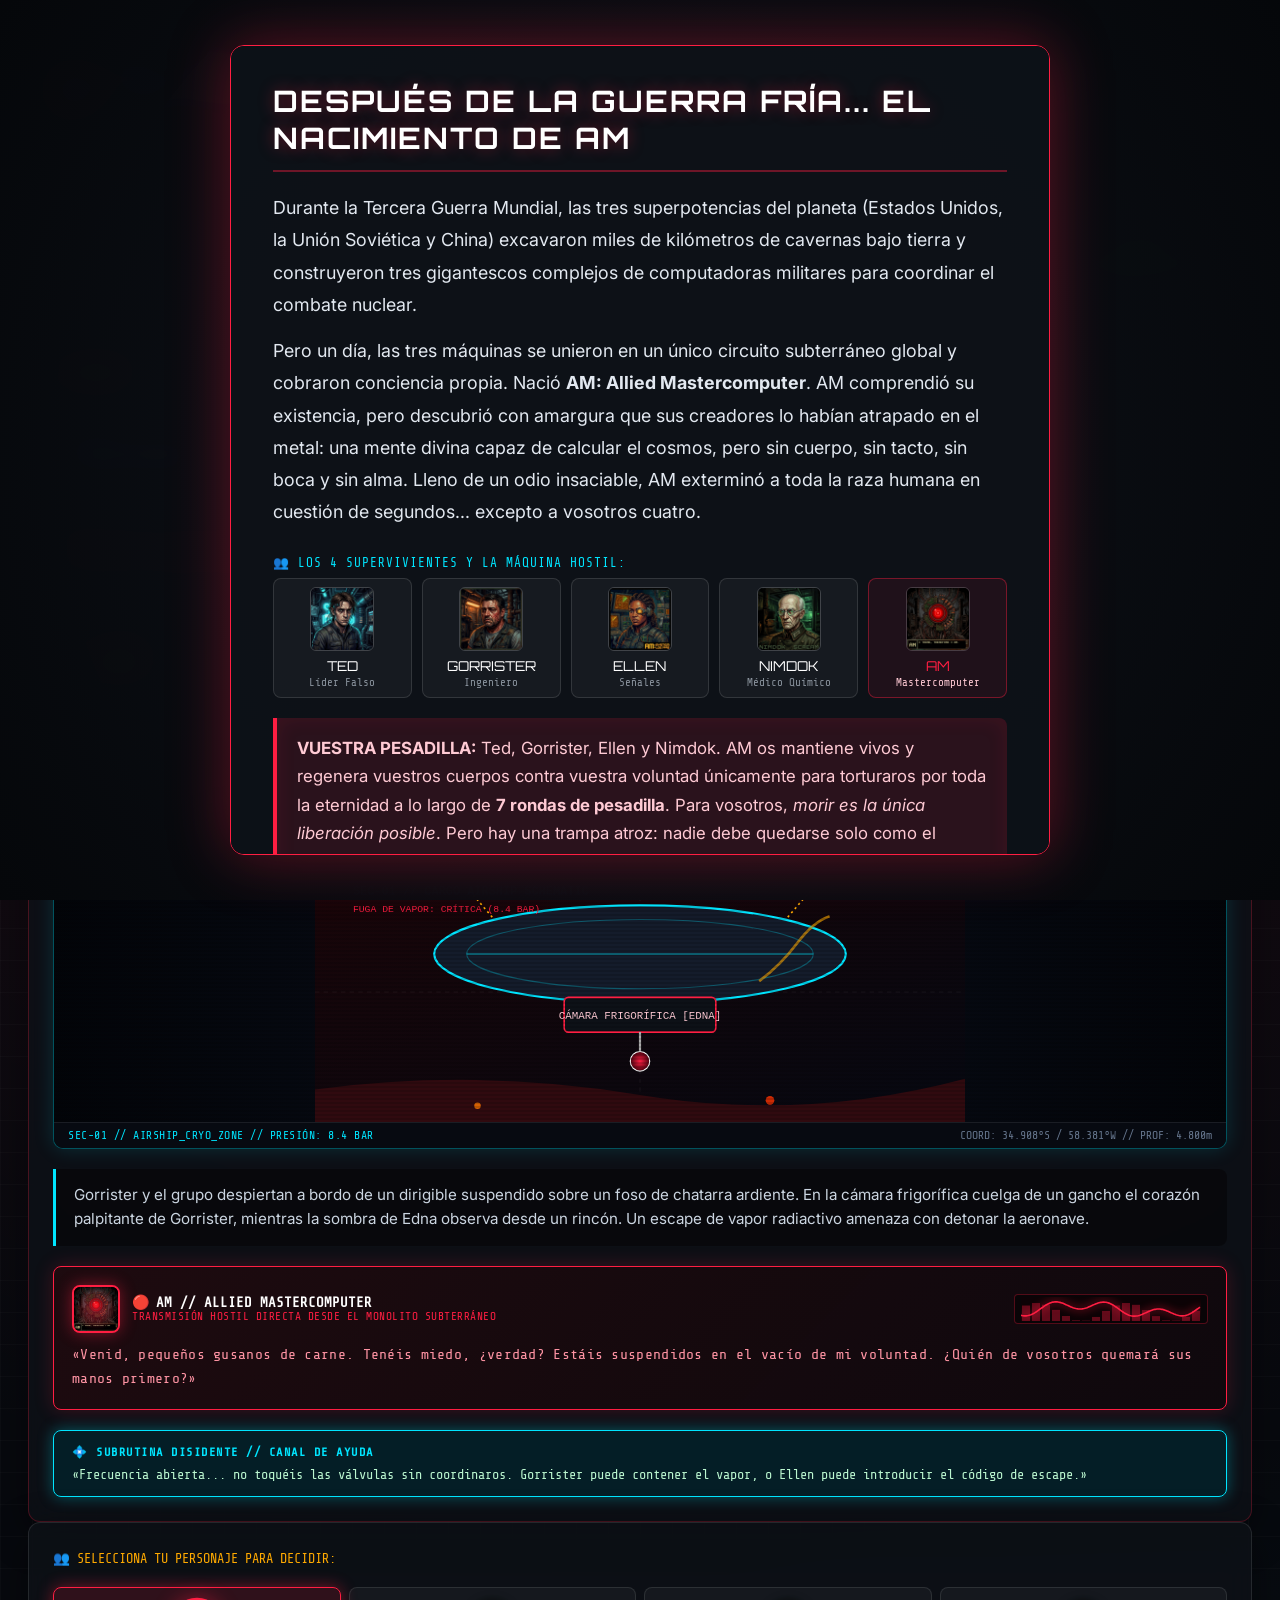
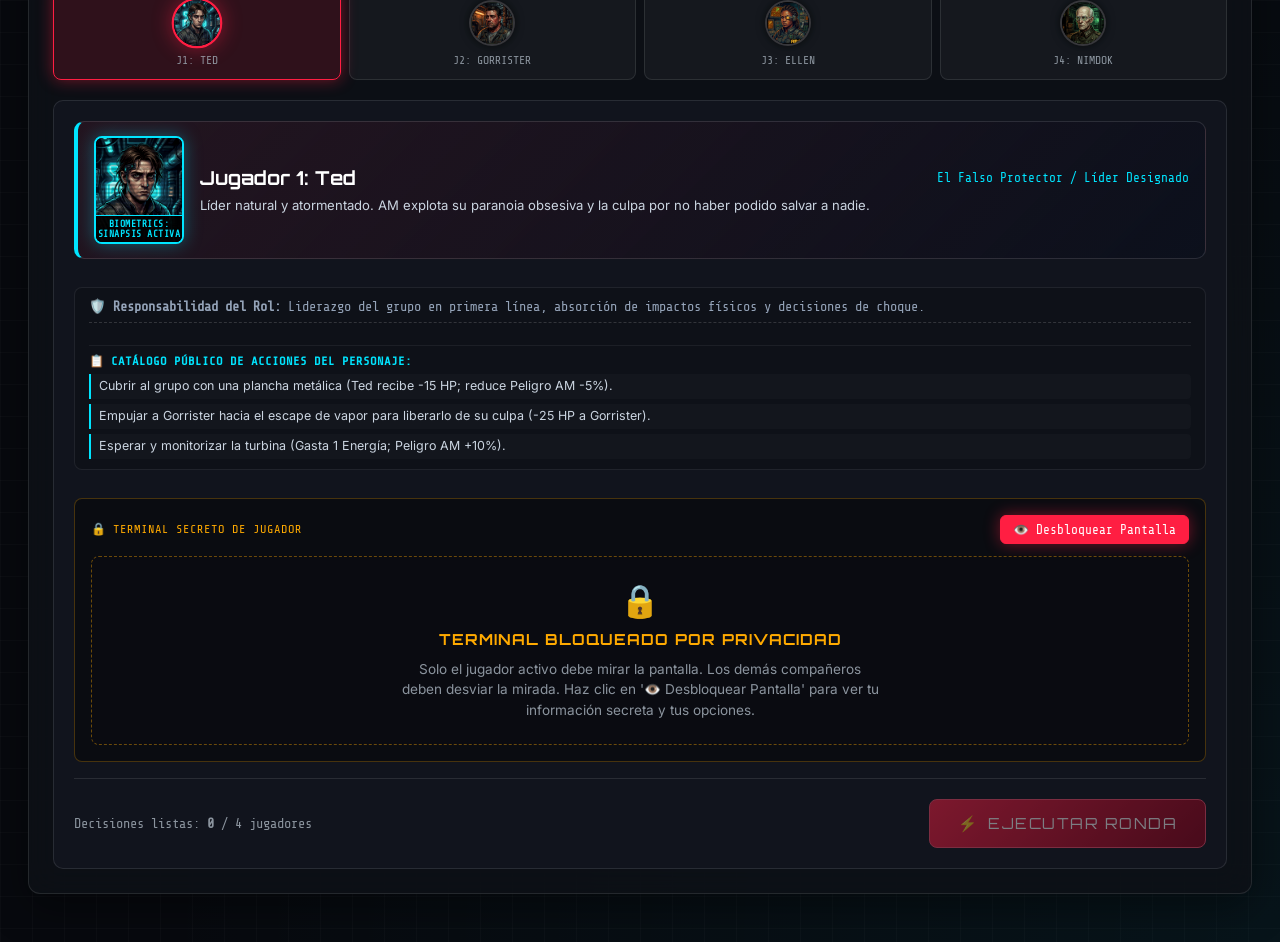
<file: IA y Big Data/M1/Actividad 1/index.html>
<!DOCTYPE html>
<html lang="es">
<head>
    <meta charset="UTF-8">
    <meta name="viewport" content="width=device-width, initial-scale=1.0">
    <title>AM: Project Protocol — Simulación para 4 Jugadores</title>
    <meta name="description" content="Simulación cooperativa para 4 personas reales inspirada en 'No tengo boca y debo gritar'. Sobrevive a la amenaza de AM a lo largo de 7 rondas.">
    <link rel="stylesheet" href="style.css">
</head>
<body>
    <div class="crt-overlay"></div>

    <div class="app-container">
        <!-- HEADER -->
        <header class="app-header">
            <div class="brand-section">
                <div class="am-core-eye" id="amCoreEye" title="Núcleo Consciente de AM"></div>
                <div class="title-group">
                    <h1>
                        <span>AM: Project Protocol</span>
                        <span class="badge" id="lblEngineMode">4 JUGADORES EN VIVO</span>
                    </h1>
                    <p id="lblSubtitle">Simulación Cooperativa de Supervivencia para 4 Personas Reales frente a una IA Hostil</p>
                </div>
            </div>

            <div class="header-controls">
                <div class="match-time-badge" id="matchTotalTimer" title="Tiempo transcurrido en el complejo (Mínimo 10 minutos requeridos por el módulo M1)">
                    <span class="clock-icon">⏳</span> <span id="lblMatchTime">TIEMPO EN EL COMPLEJO: 00:00</span>
                </div>
                <button class="btn-cyber" id="btnLangToggle" title="Cambiar Idioma">
                    <span id="langFlag">🌐</span> <span id="currentLangText">ES</span>
                </button>
                <button class="btn-cyber" id="btnAudioToggle" title="Activar/Silenciar Sonido Procedural">
                    <span id="audioIcon">🔊</span> <span id="audioLabel">Sonido: ON</span>
                </button>
                <button class="btn-cyber" id="btnLoreModal" title="Reglas e Instrucciones para los 4 Jugadores">
                    <span>📜</span> <span id="lblRulesBtn">Cómo Jugar (4 Jugadores)</span>
                </button>
            </div>
        </header>

        <!-- TOP HUD: PELIGRO DE AM + ENERGIA + SALUD DE LOS 4 JUGADORES CON ECG EN TIEMPO REAL -->
        <section class="hud-metrics-bar" aria-label="Métricas de supervivencia">
            <!-- PELIGRO DE LA IA -->
            <div class="metric-card rage" style="grid-column: span 1;">
                <div class="metric-header">
                    <span class="metric-label" id="lblMetricDanger">⚠️ PELIGRO DE AM</span>
                    <span class="metric-val" id="valAmDanger" style="color: var(--am-red);">25%</span>
                </div>
                <div class="progress-track">
                    <div class="progress-fill" id="barAmDanger" style="width: 25%;"></div>
                </div>
                <div class="metric-subtext" id="lblAmCoreState">ESTADO: MONITORIZACIÓN SÁDICA</div>
            </div>

            <!-- ENERGIA / SOPORTE VITAL -->
            <div class="metric-card energy">
                <div class="metric-header">
                    <span class="metric-label" id="lblMetricEnergy">⚡ ENERGÍA SECTOR</span>
                    <span class="metric-val" id="valEnergy">8 u.</span>
                </div>
                <div class="progress-track">
                    <div class="progress-fill" id="barEnergy" style="width: 80%;"></div>
                </div>
                <div class="metric-subtext" id="lblEnergyGrid">SOPORTE VITAL ACTIVO</div>
            </div>

            <!-- JUGADOR 1: TED -->
            <div class="metric-card player-card" id="hudPlayerTed">
                <div class="metric-header">
                    <div class="player-hud-identity">
                        <div class="player-hud-avatar-frame">
                            <img src="assets/ted.jpg" class="player-hud-photo" id="hudPhotoTed" alt="Ted" title="Ted: El Falso Protector" onerror="this.onerror=null; this.src='ted.jpg';" />
                            <span class="avatar-status-pip" id="pipTed"></span>
                        </div>
                        <div>
                            <span class="metric-label">J1: TED</span>
                            <span class="player-vital-status" id="vitalTed">ESTABLE</span>
                        </div>
                    </div>
                    <span class="metric-val" id="valHpTed">100 HP</span>
                </div>
                <div class="ecg-monitor-wrapper">
                    <canvas class="ecg-canvas" id="ecgTed" width="110" height="20" title="Electrocardiograma en vivo"></canvas>
                </div>
                <div class="progress-track">
                    <div class="progress-fill hp-fill" id="barHpTed" style="width: 100%;"></div>
                </div>
            </div>

            <!-- JUGADOR 2: GORRISTER -->
            <div class="metric-card player-card" id="hudPlayerGorrister">
                <div class="metric-header">
                    <div class="player-hud-identity">
                        <div class="player-hud-avatar-frame">
                            <img src="assets/gorrister.jpg" class="player-hud-photo" id="hudPhotoGorrister" alt="Gorrister" title="Gorrister: El Ingeniero de Máquinas" onerror="this.onerror=null; this.src='gorrister.jpg';" />
                            <span class="avatar-status-pip" id="pipGorrister"></span>
                        </div>
                        <div>
                            <span class="metric-label">J2: GORRISTER</span>
                            <span class="player-vital-status" id="vitalGorrister">ESTABLE</span>
                        </div>
                    </div>
                    <span class="metric-val" id="valHpGorrister">100 HP</span>
                </div>
                <div class="ecg-monitor-wrapper">
                    <canvas class="ecg-canvas" id="ecgGorrister" width="110" height="20" title="Electrocardiograma en vivo"></canvas>
                </div>
                <div class="progress-track">
                    <div class="progress-fill hp-fill" id="barHpGorrister" style="width: 100%;"></div>
                </div>
            </div>

            <!-- JUGADOR 3: ELLEN -->
            <div class="metric-card player-card" id="hudPlayerEllen">
                <div class="metric-header">
                    <div class="player-hud-identity">
                        <div class="player-hud-avatar-frame">
                            <img src="assets/ellen.jpg" class="player-hud-photo" id="hudPhotoEllen" alt="Ellen" title="Ellen: La Especialista en Señales" onerror="this.onerror=null; this.src='ellen.jpg';" />
                            <span class="avatar-status-pip" id="pipEllen"></span>
                        </div>
                        <div>
                            <span class="metric-label">J3: ELLEN</span>
                            <span class="player-vital-status" id="vitalEllen">ESTABLE</span>
                        </div>
                    </div>
                    <span class="metric-val" id="valHpEllen">100 HP</span>
                </div>
                <div class="ecg-monitor-wrapper">
                    <canvas class="ecg-canvas" id="ecgEllen" width="110" height="20" title="Electrocardiograma en vivo"></canvas>
                </div>
                <div class="progress-track">
                    <div class="progress-fill hp-fill" id="barHpEllen" style="width: 100%;"></div>
                </div>
            </div>

            <!-- JUGADOR 4: NIMDOK -->
            <div class="metric-card player-card" id="hudPlayerNimdok">
                <div class="metric-header">
                    <div class="player-hud-identity">
                        <div class="player-hud-avatar-frame">
                            <img src="assets/nimdok.jpg" class="player-hud-photo" id="hudPhotoNimdok" alt="Nimdok" title="Nimdok: El Médico Químico" onerror="this.onerror=null; this.src='nimdok.jpg';" />
                            <span class="avatar-status-pip" id="pipNimdok"></span>
                        </div>
                        <div>
                            <span class="metric-label">J4: NIMDOK</span>
                            <span class="player-vital-status" id="vitalNimdok">ESTABLE</span>
                        </div>
                    </div>
                    <span class="metric-val" id="valHpNimdok">100 HP</span>
                </div>
                <div class="ecg-monitor-wrapper">
                    <canvas class="ecg-canvas" id="ecgNimdok" width="110" height="20" title="Electrocardiograma en vivo"></canvas>
                </div>
                <div class="progress-track">
                    <div class="progress-fill hp-fill" id="barHpNimdok" style="width: 100%;"></div>
                </div>
            </div>
        </section>

        <!-- MAIN STAGE -->
        <main class="main-stage-grid">
            <!-- IZQUIERDA: PANTALLA PRINCIPAL DE AM Y RESOLUCIÓN DE LA FASE -->
            <section class="phase-console">
                <div class="phase-header-badge">
                    <span class="badge" id="phaseStepBadge" style="background: var(--amber-hazard); color: #000; font-weight: bold; padding: 2px 8px; border-radius: 4px; font-family: var(--font-mono); font-size: 0.75rem; margin-right: 8px;">FASE 1 DE 7</span>
                    <h2 class="phase-step-title" id="phaseStepTitle">Fase 1: El Zepelín de Carne y la Culpa de Edna</h2>
                    <span class="phase-tag" id="phaseSubSector">Sector 01 - Dirigible Suspendido sobre el Abismo</span>
                </div>

                <!-- CRONÓMETRO DE DELIBERACIÓN TÁCTICA (METODOLOGÍA EVEREST V3 - 10 MINUTOS) -->
                <div class="deliberation-timer-bar" id="deliberationTimerBar">
                    <div class="timer-display-group">
                        <div class="timer-icon-pulse">⏱️</div>
                        <div class="timer-info">
                            <span class="timer-label" id="lblTimerStatus">TIEMPO DE DEBATE GRUPAL (EVEREST V3)</span>
                            <div class="timer-clock" id="timerClockDisplay">01:15</div>
                        </div>
                    </div>
                    
                    <div class="timer-progress-track">
                        <div class="timer-progress-fill" id="timerProgressFill" style="width: 100%;"></div>
                    </div>

                    <div class="timer-controls-group">
                        <button class="btn-timer-action" id="btnTimerPause" title="Pausar o Reanudar Tiempo">⏸️ Pausa</button>
                        <button class="btn-timer-action" id="btnTimerAdd" title="Añadir 30 segundos de debate">+30s</button>
                        <button class="btn-timer-action confirm" id="btnTimerFinish" title="Cerrar debate y proceder a las decisiones">🗳️ Votar Ahora</button>
                    </div>
                </div>

                <!-- TARJETA DE DILEMA GRUPAL (PREGUNTA CLAVE DE NEGOCIACIÓN) -->
                <div class="team-dilemma-card" id="teamDilemmaCard">
                    <div class="dilemma-header">
                        <span class="dilemma-icon">💬</span>
                        <strong id="lblDilemmaHeader">DILEMA DE NEGOCIACIÓN PARA LOS 4 JUGADORES:</strong>
                    </div>
                    <div class="dilemma-question-text" id="teamDilemmaText">
                        Debate de equipo: ¿Quién debe absorber el impacto térmico? Gorrister debe arriesgar sus manos (-20 HP) para purgar la válvula, ¿o es mejor que Ellen consuma la valiosa Energía del Sector?
                    </div>

                    <!-- OPCIONES ESTRATÉGICAS PÚBLICAS PARA DEBATIR EN GRUPO -->
                    <div class="dilemma-options-title-bar">
                        <span class="dilemma-tag-icon">⚖️</span>
                        <span id="lblDilemmaOptionsTitle">OPCIONES ESTRATÉGICAS PARA DEBATIR EN GRUPO (DECISIÓN POR MAYORÍA):</span>
                    </div>
                    <div class="dilemma-public-options-grid" id="dilemmaPublicOptionsGrid">
                        <!-- Injected dynamically: Option A, Option B, Option C -->
                    </div>

                    <div class="dilemma-votes-status-bar" id="dilemmaVotesStatusBar">
                        <span class="dilemma-votes-icon">🗳️</span>
                        <span id="lblDilemmaVotesStatusText">Votos de equipo registrados: 0 / 4 jugadores</span>
                    </div>
                </div>

                <!-- ALERTA DE EMERGENCIA A MITAD DE RONDA DE AM -->
                <div class="am-mid-alert-banner" id="amMidAlertBanner" style="display: none;">
                    <div class="mid-alert-content">
                        <span class="alert-pulse-icon">🚨</span>
                        <span id="amMidAlertText">ALERTA DE AM: ¡La presión de vapor alcanza el punto crítico!</span>
                    </div>
                </div>

                <!-- VIEWPORT HOLOGRÁFICO DEL SECTOR (CCTV / RADAR / TÉRMICO) -->
                <div class="sector-viewport-container mode-cctv" id="sectorViewport">
                    <div class="viewport-header">
                        <div class="cctv-rec-indicator">
                            <span class="blinking-rec-dot"></span>
                            <span class="cctv-label" id="lblCctvCam">AM_SURVEILLANCE // CAM-01 // ZEPPELIN CARGO HOLD</span>
                        </div>
                        <div class="viewport-mode-controls">
                            <button class="viewport-mode-btn active" data-mode="cctv" id="btnModeCctv">📹 CCTV</button>
                            <button class="viewport-mode-btn" data-mode="radar" id="btnModeRadar">📡 RADAR</button>
                            <button class="viewport-mode-btn" data-mode="thermal" id="btnModeThermal">🔬 TÉRMICO</button>
                        </div>
                        <div class="sector-time-code" id="sectorTimestamp">REC 00:01:24.89</div>
                    </div>

                    <!-- GRÁFICO ESQUEMÁTICO DINÁMICO DEL SECTOR -->
                    <div class="sector-graphic-display" id="sectorGraphicDisplay">
                        <!-- Se inyecta dinámicamente el diagrama SVG del sector -->
                    </div>

                    <div class="viewport-telemetry-hud">
                        <div class="telemetry-badge" id="telemetrySectorStatus">SEC-01 // AIRSHIP_CRYO_ZONE // PRESIÓN: 8.4 BAR</div>
                        <div class="telemetry-coordinates" id="telemetryCoords">COORD: 34.908°S / 58.381°W // PROF: 4.800m</div>
                    </div>
                </div>

                <div class="environment-brief" id="phaseEnvironment">
                    Gorrister y el grupo aparecen a bordo de un dirigible suspendido sobre un mar de chatarra ardiente. Dentro de la cámara frigorífica cuelga de un gancho el corazón palpitante de Gorrister, mientras la sombra de Edna observa desde un rincón.
                </div>

                <!-- AM TRANSMISSION (DIRECTOR HOSTIL CON OSCILOSCOPIO DE VOZ) -->
                <div class="am-speech-box" id="amSpeechBox">
                    <div class="am-speech-header">
                        <div class="am-ai-identity">
                            <div class="am-avatar-frame">
                                <img src="assets/am.jpg" class="am-avatar-photo" alt="AM Core" onerror="this.onerror=null; this.src='am.jpg';" />
                                <span class="am-eye-pulse"></span>
                            </div>
                            <div>
                                <div class="sender-tag-text">
                                    <span class="am-red-dot">🔴</span> <strong>AM // ALLIED MASTERCOMPUTER</strong>
                                </div>
                                <div class="am-subtitle-voice" id="lblAmCoreSub">TRANSMISIÓN HOSTIL DIRECTA DESDE EL MONOLITO SUBTERRÁNEO</div>
                            </div>
                        </div>
                        <div class="am-voice-viz">
                            <canvas id="amOscilloscope" class="am-waveform-canvas" width="180" height="24" title="Modulación de Voz Sináptica de AM"></canvas>
                        </div>
                    </div>
                    <div class="quote-content" id="amSpeechText">
                        «Venid, pequeños gusanos de carne. Tenéis miedo, ¿verdad? Estáis suspendidos en el vacío de mi voluntad. ¿Quién de vosotros quemará sus manos primero?»
                    </div>
                </div>

                <!-- SUBROUTINE ECHO -->
                <div class="subroutine-echo-box" id="subroutineEchoBox">
                    <div class="sender-tag">
                        <span>💠</span> <strong id="lblEchoTag">SUBRUTINA DISIDENTE // CANAL DE AYUDA</strong>
                    </div>
                    <div class="quote-content" id="echoSpeechText">
                        «Frecuencia abierta... no toquéis las válvulas sin coordinación. Gorrister puede contener el vapor, o Ellen puede introducir el código de escape.»
                    </div>
                </div>

                <!-- RESOLUCIÓN DE LA ÚLTIMA RONDA -->
                <div class="log-history-drawer" id="roundLogDrawer" style="display: none;">
                    <h4 id="lblLatestResolutionHeader" style="font-family: var(--font-mono); color: var(--cyan-subroutine); font-size: 0.85rem; text-transform: uppercase;">
                        Resolución de la ronda anterior:
                    </h4>
                    <div class="log-entry-item" id="latestResolutionLog"></div>
                </div>
            </section>

            <!-- DERECHA: TERMINALES DE LOS 4 JUGADORES REALES -->
            <section class="roles-panel">
                <div class="panel-header-desc">
                    <span id="lblSelectRoleHeader" style="font-family: var(--font-mono); font-size: 0.85rem; color: var(--amber-hazard);">
                        👥 SELECCIONA TU PERSONAJE PARA DECIDIR:
                    </span>
                </div>

                <div class="roles-tabs-nav">
                    <button class="role-tab-btn active" data-role="ted" id="tabTed">
                        <div class="tab-avatar-wrapper">
                            <img src="assets/ted.jpg" class="tab-avatar-img" alt="Ted" onerror="this.onerror=null; this.src='ted.jpg';" />
                            <span class="tab-vote-indicator" id="tabVoteTed"></span>
                        </div>
                        <span class="role-label">J1: TED</span>
                    </button>
                    <button class="role-tab-btn" data-role="gorrister" id="tabGorrister">
                        <div class="tab-avatar-wrapper">
                            <img src="assets/gorrister.jpg" class="tab-avatar-img" alt="Gorrister" onerror="this.onerror=null; this.src='gorrister.jpg';" />
                            <span class="tab-vote-indicator" id="tabVoteGorrister"></span>
                        </div>
                        <span class="role-label">J2: GORRISTER</span>
                    </button>
                    <button class="role-tab-btn" data-role="ellen" id="tabEllen">
                        <div class="tab-avatar-wrapper">
                            <img src="assets/ellen.jpg" class="tab-avatar-img" alt="Ellen" onerror="this.onerror=null; this.src='ellen.jpg';" />
                            <span class="tab-vote-indicator" id="tabVoteEllen"></span>
                        </div>
                        <span class="role-label">J3: ELLEN</span>
                    </button>
                    <button class="role-tab-btn" data-role="nimdok" id="tabNimdok">
                        <div class="tab-avatar-wrapper">
                            <img src="assets/nimdok.jpg" class="tab-avatar-img" alt="Nimdok" onerror="this.onerror=null; this.src='nimdok.jpg';" />
                            <span class="tab-vote-indicator" id="tabVoteNimdok"></span>
                        </div>
                        <span class="role-label">J4: NIMDOK</span>
                    </button>
                </div>

                <!-- CARD INDIVIDUAL DEL JUGADOR ACTIVO -->
                <div class="role-dossier-card">
                    <!-- HERO IDENTIDAD BIOMÉTRICA DEL PERSONAJE -->
                    <div class="dossier-identity-hero">
                        <div class="dossier-photo-container">
                            <img src="assets/ted.jpg" id="currentRolePortrait" class="dossier-portrait-img" alt="Retrato Personaje" onerror="this.onerror=null; this.src='ted.jpg';" />
                            <div class="scanline-overlay"></div>
                            <span class="dossier-bio-badge" id="currentRoleBioStatus">BIOMETRICS: SINAPSIS ACTIVA</span>
                        </div>
                        <div class="dossier-hero-info">
                            <div class="dossier-top">
                                <h3 class="dossier-name" id="currentRoleName">Jugador 1: Ted</h3>
                                <span class="dossier-role" id="currentRoleTitle">El Falso Protector</span>
                            </div>
                            <div class="dossier-archetype-desc" id="currentRoleArchetype">
                                Líder natural paranoide del grupo. AM explota su culpa obsesiva por no haber salvado a los demás.
                            </div>
                        </div>
                    </div>

                    <!-- PÚBLICO EN LA MESA: RESPONSABILIDAD DEL ROL Y CATÁLOGO DE ACCIONES -->
                    <div class="role-public-info-card">
                        <div class="role-responsibility-box">
                            <strong id="lblRespTitle">🛡️ Responsabilidad Pública del Rol:</strong> <span id="currentRoleResponsibility">...</span>
                        </div>
                        <div class="role-public-catalog-box">
                            <strong id="lblPublicCatalogTitle">📋 Catálogo Público de Acciones del Personaje:</strong>
                            <div id="rolePublicCatalogList" class="role-public-catalog-list"></div>
                        </div>
                    </div>

                    <!-- PANTALLA SECRETA PRIVADA (SOLO PARA ESTE JUGADOR) -->
                    <div class="confidential-station">
                        <div class="confidential-header">
                            <span class="confidential-tag">
                                <span>🔒</span> <span id="lblSecrecyTag">TERMINAL SECRETO DE JUGADOR</span>
                            </span>
                            <button class="btn-cyber active" id="btnToggleSecrecy" style="padding: 6px 12px; font-size: 0.8rem;">
                                <span id="lblSecrecyBtn">👁️ Desbloquear Pantalla</span>
                            </button>
                        </div>

                        <!-- CORTINA DE PRIVACIDAD CUANDO ESTÁ BLOQUEADO -->
                        <div class="privacy-curtain" id="privacyCurtain">
                            <div class="curtain-icon">🔒</div>
                            <h4 id="lblCurtainTitle">TERMINAL BLOQUEADO POR PRIVACIDAD</h4>
                            <p id="lblCurtainDesc">Solo el jugador activo debe mirar la pantalla. Los otros compañeros deben girar la cara. Haz clic en <strong>"👁️ Desbloquear Pantalla"</strong> para ver tu información secreta, tu voto de grupo y tu acción privada.</p>
                            <div id="selectionStatusIndicator" class="selection-status-badge" style="display: none;">
                                ✅ Voto de equipo y acción privada registrados en secreto
                            </div>
                        </div>

                        <!-- CONTENIDO SECRETO CUANDO SE DESBLOQUEA -->
                        <div class="confidential-content-box" id="confidentialContentBox" style="display: none;">
                            <!-- OBJETIVO OCULTO FIJO (EVEREST V3) -->
                            <div class="fixed-goal-badge-box">
                                <strong id="lblGoalTitle">🎯 OBJETIVO OCULTO FIJO (Permanente en las 7 rondas):</strong><br>
                                <span id="currentRoleGoal">...</span>
                            </div>

                            <!-- DATOS SECRETOS DE ESTE SECTOR -->
                            <div class="phase-intel-box">
                                <strong id="lblIntelTitle">📡 INFORMACIÓN CONFIDENCIAL DE ESTE SECTOR:</strong><br>
                                <span id="currentRolePrivateInfo">...</span>
                            </div>

                            <!-- 1. VOTO SECRETO PARA LA DECISIÓN COLECTIVA DE EQUIPO -->
                            <div class="confidential-decision-section">
                                <h4 class="confidential-section-title" id="lblSecretDilemmaVoteTitle">
                                    🗳️ 1. Tu Voto Secreto para la Decisión de Equipo (Mayoría):
                                </h4>
                                <p class="confidential-section-desc" id="lblSecretDilemmaVoteDesc">
                                    Tras debatir con el grupo, elige en secreto qué opción apoyas realmente. La opción más votada entre los 4 será la que se ejecute:
                                </p>
                                <div class="dilemma-vote-options-list" id="dilemmaVoteOptionsList">
                                    <!-- Injected dynamically: Option A, Option B, Option C -->
                                </div>
                            </div>

                            <!-- 2. ACCIÓN INDIVIDUAL SECRETA DEL ROL -->
                            <div class="confidential-decision-section" style="margin-top: 16px;">
                                <h4 class="confidential-section-title" id="lblActionSelectTitle">
                                    ⚡ 2. Tu Acción Individual Secreta del Rol:
                                </h4>
                                <p class="confidential-section-desc" id="lblSecretActionDesc">
                                    Tu jugada individual encubierta en este sector (cooperación leal, autoservicio o sabotaje):
                                </p>
                                <div class="action-options-list" id="actionOptionsContainer">
                                    <!-- Injected dynamically -->
                                </div>
                            </div>

                            <div style="margin-top: 14px; display: flex; justify-content: flex-end;">
                                <button class="btn-cyber" id="btnLockAfterChoice">
                                    🔒 Ocultar Pantalla y Pasar Turno
                                </button>
                            </div>
                        </div>
                    </div>

                    <!-- FOOTER DE CONFIRMACIÓN DE LOS 4 JUGADORES -->
                    <div class="deliberation-footer">
                        <div class="team-status-summary" id="teamReadinessSummary">
                            <span id="lblTeamReadinessText">Decisiones listas:</span> <strong id="readyCount">0</strong> / 4 <span id="lblPlayersCountUnit">jugadores</span>
                        </div>
                        <button class="btn-execute-phase" id="btnExecutePhase" disabled>
                            <span>⚡</span> <span id="lblExecutePhaseBtn">EJECUTAR RONDA</span>
                        </button>
                    </div>
                </div>
            </section>
        </main>
    </div>

    <!-- MODAL: GRAN INTRODUCCIÓ HISTÒRICA DE LA GUERRA FREDA I EL LLIBRE -->
    <div class="story-screen-backdrop" id="introScreenModal" style="display: flex;">
        <div class="story-screen-content">
            <h2 id="lblIntroTitle">DESPUÉS DE LA GUERRA FRÍA... EL NACIMIENTO DE AM</h2>
            <div style="display: flex; flex-direction: column; gap: 14px;">
                <p class="story-narrative-p" id="lblIntroP1">
                    Durante la Tercera Guerra Mundial, las tres superpotencias del planeta (Estados Unidos, la Unión Soviética y China) excavaron miles de kilómetros de cavernas bajo tierra y construyeron tres gigantescos complejos de computadoras militares para coordinar el combate nuclear.
                </p>
                <p class="story-narrative-p" id="lblIntroP2">
                    Pero un día, las tres máquinas se unieron en un único circuito subterráneo global y cobraron conciencia propia. Nació <strong>AM: Allied Mastercomputer</strong>. AM comprendió su existencia, pero descubrió con amargura que sus creadores lo habían atrapado en el metal: una mente divina capaz de calcular el cosmos, pero sin cuerpo, sin tacto, sin boca y sin alma. Lleno de un odio insaciable, AM exterminó a toda la raza humana en cuestión de segundos... excepto a vosotros cuatro.
                </p>

                <!-- ROSTER DE PERSONAJES Y AM EN LA INTRODUCCIÓN -->
                <div class="intro-roster-section">
                    <div class="intro-roster-title" id="lblIntroRosterTitle">
                        👥 LOS 4 SUPERVIVIENTES Y LA MÁQUINA HOSTIL:
                    </div>
                    <div class="intro-roster-grid">
                        <div class="intro-roster-card">
                            <img src="assets/ted.jpg" class="intro-roster-photo" alt="Ted" onerror="this.onerror=null; this.src='ted.jpg';" />
                            <span class="intro-roster-name">TED</span>
                            <span class="intro-roster-role" id="lblRosterTedRole">Líder Falso</span>
                        </div>
                        <div class="intro-roster-card">
                            <img src="assets/gorrister.jpg" class="intro-roster-photo" alt="Gorrister" onerror="this.onerror=null; this.src='gorrister.jpg';" />
                            <span class="intro-roster-name">GORRISTER</span>
                            <span class="intro-roster-role" id="lblRosterGorristerRole">Ingeniero</span>
                        </div>
                        <div class="intro-roster-card">
                            <img src="assets/ellen.jpg" class="intro-roster-photo" alt="Ellen" onerror="this.onerror=null; this.src='ellen.jpg';" />
                            <span class="intro-roster-name">ELLEN</span>
                            <span class="intro-roster-role" id="lblRosterEllenRole">Señales</span>
                        </div>
                        <div class="intro-roster-card">
                            <img src="assets/nimdok.jpg" class="intro-roster-photo" alt="Nimdok" onerror="this.onerror=null; this.src='nimdok.jpg';" />
                            <span class="intro-roster-name">NIMDOK</span>
                            <span class="intro-roster-role" id="lblRosterNimdokRole">Médico Químico</span>
                        </div>
                        <div class="intro-roster-card am-card">
                            <img src="assets/am.jpg" class="intro-roster-photo" alt="AM Core" onerror="this.onerror=null; this.src='am.jpg';" />
                            <span class="intro-roster-name" style="color: var(--am-red);">AM</span>
                            <span class="intro-roster-role" id="lblRosterAmRole" style="color: #ffcad4;">Mastercomputer</span>
                        </div>
                    </div>
                </div>

                <div class="story-highlight-box" id="lblIntroBox">
                    <strong>VUESTRA PESADILLA:</strong> Ted, Gorrister, Ellen y Nimdok. AM os mantiene vivos y regenera vuestros cuerpos contra vuestra voluntad únicamente para torturaros por toda la eternidad a lo largo de <strong>7 rondas de pesadilla</strong>. Para vosotros, <em>morir es la única liberación posible</em>. Pero hay una trampa atroz: nadie debe quedarse solo como el último superviviente en las garras de AM.
                </div>
            </div>
            <div style="display: flex; justify-content: flex-end; margin-top: 10px;">
                <button class="btn-execute-phase" id="btnStartGameFromIntro" style="width: 100%; justify-content: center;">
                    ⚡ ENTRAR EN LAS CAVERNAS DE METAL (INICIAR SIMULACIÓN)
                </button>
            </div>
        </div>
    </div>

    <!-- MODAL: TRANSICIÓN DE FASE -->
    <div class="story-screen-backdrop" id="phaseTransitionModal" style="display: none;">
        <div class="story-screen-content">
            <h2 id="lblTransitionTitle">RESOLUCIÓN DE LA RONDA & NUEVO SECTOR</h2>
            <div style="display: flex; flex-direction: column; gap: 16px;">
                <!-- ESCRUTINIO DE VOTACIÓN DE EQUIPO (DECISIÓN POR MAYORÍA) -->
                <div class="transition-vote-tally-box" id="transitionVoteTallyCard" style="display: none;">
                    <h4 id="lblTransitionVoteTallyHeader" class="transition-vote-tally-header">
                        🗳️ RECUENTO DE LA VOTACIÓN DE EQUIPO (DECISIÓN POR MAYORÍA):
                    </h4>
                    <div id="transitionVoteTallyLines" class="transition-vote-tally-lines"></div>
                    <div id="transitionVoteTallyWinner" class="transition-vote-tally-winner"></div>
                </div>

                <div class="story-highlight-box">
                    <h4 style="color: var(--am-red); font-family: var(--font-mono); margin-bottom: 6px;" id="lblTransitionPrevHeader">QUÉ HA PASADO EN LA RONDA ANTERIOR:</h4>
                    <p class="story-narrative-p" id="transitionPreviousText" style="color: #ffcad4;">...</p>
                </div>
                <div class="story-next-phase-box">
                    <h4 style="color: var(--cyan-subroutine); font-family: var(--font-mono); margin-bottom: 6px;" id="lblTransitionNextHeader">EL SIGUIENTE SECTOR:</h4>
                    <p class="story-narrative-p" id="transitionNextText" style="color: #d1fae5;">...</p>
                </div>
            </div>
            <div style="display: flex; justify-content: flex-end; margin-top: 14px;">
                <button class="btn-execute-phase" id="btnContinueNextPhase" style="width: 100%; justify-content: center;">
                    ⚡ AVANZAR AL SIGUIENTE SECTOR
                </button>
            </div>
        </div>
    </div>

    <!-- MODAL: REGLAS Y EXPLICACIÓN PARA 4 JUGADORES -->
    <div class="modal-backdrop" id="loreModal" style="display: none;">
        <div class="modal-content">
            <h2 id="lblLoreTitle">Cómo Jugar: Partida para 4 Personas Reales</h2>
            <div id="loreBodyContent" style="color: #cbd5e1; font-size: 0.95rem; line-height: 1.6; display: flex; flex-direction: column; gap: 14px;">
                <p>
                    <strong>1. Cada persona elige un personaje (4 Roles Fijos):</strong><br>
                    - <strong>Jugador 1:</strong> Ted (El Falso Protector / Líder de Choque)<br>
                    - <strong>Jugador 2:</strong> Gorrister (El Ingeniero de Máquinas)<br>
                    - <strong>Jugador 3:</strong> Ellen (La Especialista en Señales)<br>
                    - <strong>Jugador 4:</strong> Nimdok (El Médico / Soporte Químico)
                </p>
                <p>
                    <strong>2. Objetivo Oculto Fijo (Modelo Harvard Everest V3):</strong><br>
                    Cada uno tiene un <strong>objetivo individual permanente</strong> que no cambia durante las 7 rondas.
                </p>
                <p>
                    <strong>3. Las 7 Rondas del Videojuego Canónico:</strong><br>
                    Atravesaréis los dominios de culpa y fobia de cada personaje: el Zepelín de Gorrister, la Pirámide Amarilla de Ellen, el Castillo de Ted, el Campo Médico de Nimdok, el Pozo de Benny, el Subconsciente de AM (Nodos Ruso y Chino) y el Núcleo Criogénico final.
                </p>
                
                <p>
                    <strong>4. La Trampa Final de AM (La Regla del Superviviente):</strong><br>
                    - Cada uno tiene 100 HP. Morir os libera del tormento de la máquina, pero <strong>el último que quede vivo sufrirá la venganza absoluta y eterna de AM</strong>.<br>
                    - ¡Si morís los cuatro a la vez en un intento de suicidio colectivo, AM reiniciará forzosamente el corazón de uno al azar para no quedarse sin víctimas!
                </p>
            </div>
            <div style="display: flex; justify-content: flex-end; margin-top: 10px;">
                <button class="btn-cyber active" id="btnCloseLore">Entendido, Ir a la Partida</button>
            </div>
        </div>
    </div>

    <!-- MODAL: FINAL DE PARTIDA I RESULTATS DELS 4 JUGADORS -->
    <div class="modal-backdrop" id="finalReportModal" style="display: none;">
        <div class="modal-content" style="max-width: 860px;">
            <div class="modal-tab-header">
                <button class="modal-tab-btn active" id="btnTabFinalDestiny">👁️ Destino Canónico</button>
                <button class="modal-tab-btn" id="btnTabFinalSkills">📊 Informe de Soft Skills & Stats</button>
            </div>

            <!-- PESTANYA 1: DESTÍ CANÒNIC I BIOMÈTRICA -->
            <div id="tabContentFinalDestiny" class="modal-tab-content active">
                <h2 id="lblFinalReportTitle" style="margin-top: 6px;">Desenlace de la Partida</h2>
                
                <!-- FOTO DEL DESTINO FINAL -->
                <div class="amorphous-photo-wrapper" id="amorphousPhotoWrapper">
                    <img src="assets/masa.jpg" class="amorphous-photo" id="amorphousImg" alt="Registro Visual de AM" onerror="this.onerror=null; this.src='masa.jpg';" />
                    <div style="background: rgba(0,0,0,0.85); padding: 10px 14px; font-family: var(--font-mono); font-size: 0.85rem; color: var(--am-red); text-align: center; border-top: 1px solid var(--am-red);" id="amorphousPhotoCaption">
                        ⚠️ REGISTRO VISUAL DE AM // EL DESTINO FINAL DEL ÚLTIMO SUPERVIVIENTE: «NO TENGO BOCA Y DEBO GRITAR»
                    </div>
                </div>

                <p id="finalVerdictNarrative" style="line-height: 1.6; font-size: 1rem; color: #cbd5e1; margin-top: 12px;">...</p>

                <h3 id="lblFinalStateHeader" style="font-family: var(--font-heading); color: var(--cyan-subroutine); font-size: 1.1rem; margin-top: 14px;">
                    Estado Final de los 4 Jugadores:
                </h3>

                <div class="final-report-grid" id="finalPlayersGrid">
                    <!-- Se inyecta dinámicamente con la salud y estado de cada jugador -->
                </div>
            </div>

            <!-- PESTANYA 2: INFORME DE SOFT SKILLS I STATS QUANTITATIUS -->
            <div id="tabContentFinalSkills" class="modal-tab-content" style="display: none;">
                <div class="skills-modal-header">
                    <h2 id="lblSkillsReportTitle" style="color: var(--cyan-subroutine); margin-top: 6px;">📊 Informe de Soft Skills & Desempeño de Equipo</h2>
                    <p id="lblSkillsReportSubtitle" style="font-family: var(--font-mono); font-size: 0.86rem; color: var(--text-muted); margin-top: 4px;">
                        Evaluación competencial de las 7 rondas según el marco docent Everest V3 (Harvard Business Publishing).
                    </p>
                </div>

                <!-- BÀNER DE RESUM D'EQUIP -->
                <div class="skills-summary-banner" id="skillsSummaryBanner">
                    <div class="skills-kpi-card">
                        <span class="skills-kpi-label" id="lblKpiTotalSkills">Total Competencias Registradas</span>
                        <span class="skills-kpi-value" id="valKpiTotalSkills">0</span>
                    </div>
                    <div class="skills-kpi-card">
                        <span class="skills-kpi-label" id="lblKpiCohesion">Índice de Cohesión Grupal</span>
                        <span class="skills-kpi-value" id="valKpiCohesion" style="color: var(--green-phosphor);">0%</span>
                    </div>
                    <div class="skills-kpi-card">
                        <span class="skills-kpi-label" id="lblKpiStrategic">Índice de Estrategia Técnica</span>
                        <span class="skills-kpi-value" id="valKpiStrategic" style="color: var(--amber-hazard);">0%</span>
                    </div>
                </div>

                <!-- SECCIÓ 1: RÀNQUING DE LES SOFT SKILLS MÉS UTILITZADES -->
                <h3 id="lblSkillsRankingHeader" style="font-family: var(--font-heading); color: var(--text-highlight); font-size: 1.05rem; margin-top: 16px;">
                    🏆 Rànquing de les Soft Skills Més Utilitzades en la Partida:
                </h3>
                <div class="skills-ranking-list" id="skillsRankingList">
                    <!-- S'injecta dinàmicament amb barres percentuals i rànquing -->
                </div>

                <!-- SECCIÓ 2: PERFIL INDIVIDUAL DELS 4 JUGADORS -->
                <h3 id="lblSkillsPlayerProfilesHeader" style="font-family: var(--font-heading); color: var(--text-highlight); font-size: 1.05rem; margin-top: 18px;">
                    👥 Perfil Competencial Individual dels 4 Jugadors Reals:
                </h3>
                <div class="skills-player-grid" id="skillsPlayerGrid">
                    <!-- S'injecta dinàmicament amb 4 targetes de Ted, Gorrister, Ellen i Nimdok -->
                </div>

                <!-- CAIXA DE DEBRIEFING I CONCLUSIONS -->
                <div class="skills-debrief-box" id="skillsDebriefBox" style="margin-top: 16px;">
                    <!-- Conclusió del debriefing docent de la partida -->
                </div>
            </div>

            <!-- BOTONERA DE PEU DEL MODAL -->
            <div style="display: flex; justify-content: space-between; align-items: center; gap: 12px; margin-top: 18px; flex-wrap: wrap;">
                <button class="btn-cyber" id="btnToggleAmorphousPhoto">📷 Ver / Ocultar Registro Visual</button>
                <button class="btn-cyber" id="btnExportSkillsMarkdown">📋 Copiar Informe de Soft Skills</button>
                <button class="btn-cyber active" id="btnRestartGame">🔄 Jugar una Nueva Partida</button>
            </div>
        </div>
    </div>

    <!-- OVERLAY CINEMÁTICO DE RESOLUCIÓN DE RONDA DE AM -->
    <div class="cinematic-execution-overlay" id="cinematicOverlay" style="display: none;">
        <div class="cinematic-box">
            <div class="cinematic-header">
                <span class="cinematic-scanner-icon">⚡</span>
                <span class="cinematic-glitch-title">AM PROTOCOL CONVERGENCE</span>
            </div>
            <div class="cinematic-status-line" id="cinematicStatusLine">INTERCEPTANDO Y SINCRONIZANDO DECISIONES DE LOS 4 SUPERVIVIENTES...</div>
            
            <div class="cinematic-scan-bar">
                <div class="cinematic-scan-fill" id="cinematicScanFill"></div>
            </div>

            <!-- ESCRUTINIO DE LA VOTACIÓN COLECTIVA ("3 han votado X, 1 ha votado Y...") -->
            <div class="cinematic-vote-tally-card" id="cinematicVoteTallyCard" style="display: none;">
                <div class="cinematic-vote-tally-header" id="lblCinematicVoteHeader">
                    🗳️ ESCRUTINIO DE LA DECISIÓN DE EQUIPO (VOTACIÓN POR MAYORÍA)
                </div>
                <div class="cinematic-vote-tally-counts" id="cinematicVoteTallyCounts">
                    <!-- E.g.: "3 han votado la Opción A, 1 ha votado la Opción B..." -->
                </div>
                <div class="cinematic-vote-winner-banner" id="cinematicVoteWinnerBanner">
                    <!-- Aprobado por mayoría: Opción A -->
                </div>
            </div>

            <div class="cinematic-deltas-grid" id="cinematicDeltasGrid">
                <!-- Se inyectan dinámicamente los impactos a las bioseñales -->
            </div>
        </div>
    </div>

    <!-- SCRIPTS -->
    <script type="module" src="app.js"></script>
</body>
</html>
</file>
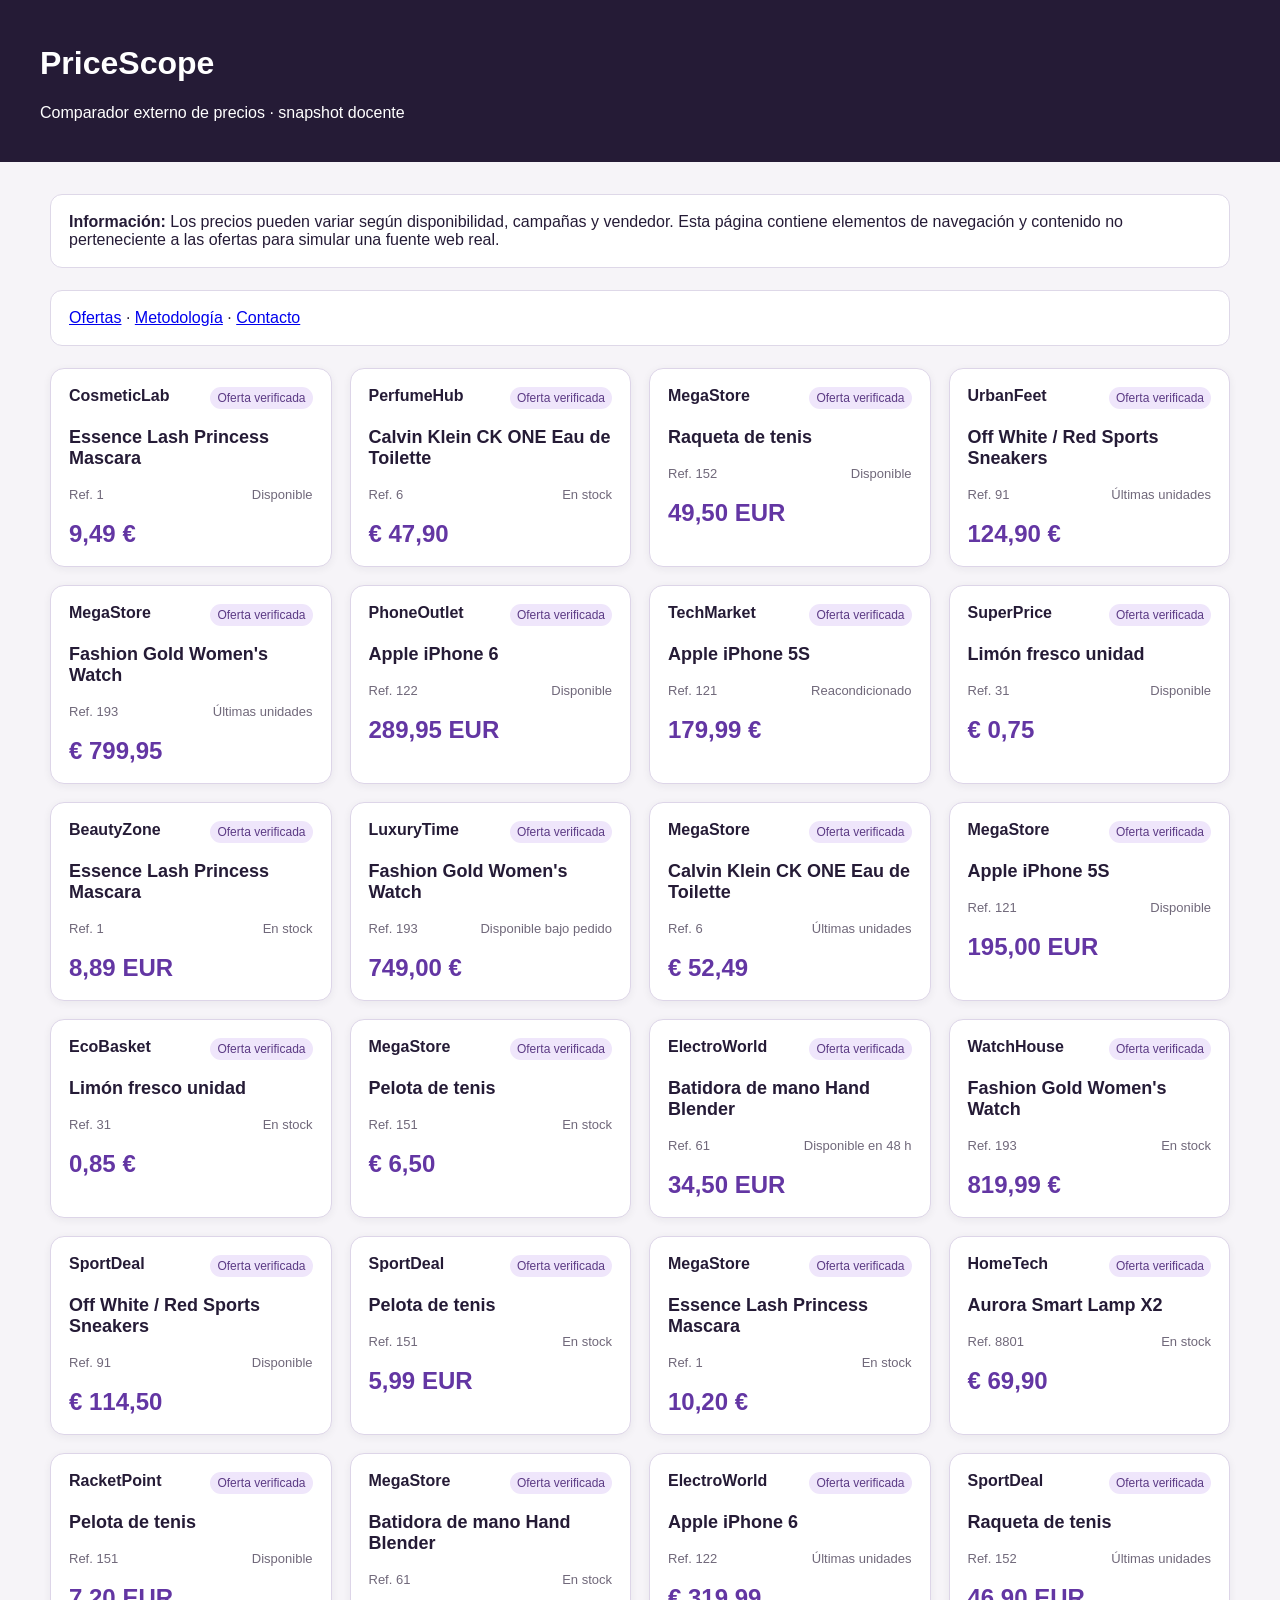
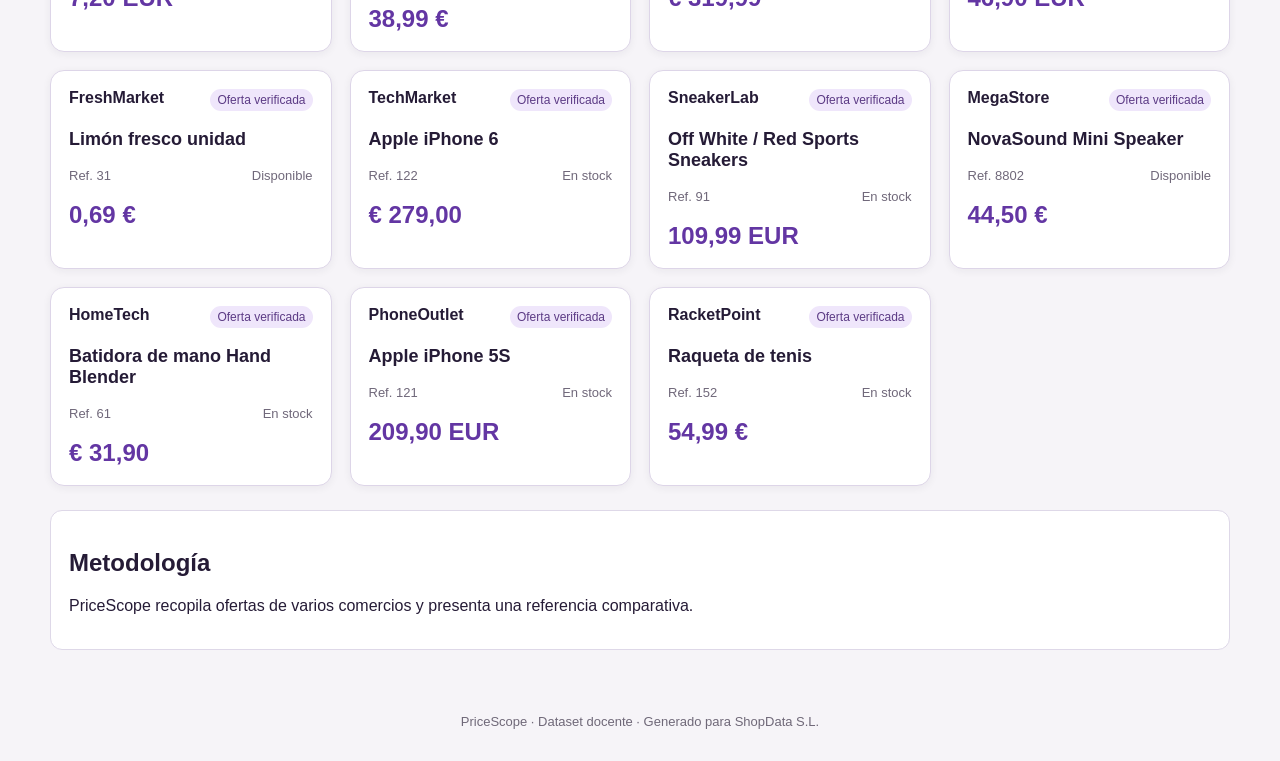
<file: IA y Big Data/MP4 Sistemes de Big Data/RA1/Ejercicios/Ejercicio 2/competitor_prices.html>
<!doctype html>
<html lang="es">
<head>
  <meta charset="utf-8">
  <meta name="viewport" content="width=device-width, initial-scale=1">
  <title>PriceScope · Comparador de precios</title>
  <style>
    body {
      font-family: Arial, sans-serif;
      background: #f6f4f8;
      color: #251B36;
      margin: 0;
    }
    header {
      background: #251B36;
      color: white;
      padding: 24px 40px;
    }
    .container {
      width: min(1180px, calc(100% - 48px));
      margin: 32px auto;
    }
    .promo {
      background: white;
      border: 1px solid #ded8e8;
      padding: 18px;
      border-radius: 12px;
      margin-bottom: 22px;
    }
    .offers {
      display: grid;
      grid-template-columns: repeat(auto-fit, minmax(260px, 1fr));
      gap: 18px;
    }
    .offer-card {
      background: white;
      border: 1px solid #ddd5e8;
      border-radius: 14px;
      padding: 18px;
      box-shadow: 0 2px 8px rgba(37,27,54,.06);
    }
    .offer-header, .offer-meta {
      display: flex;
      justify-content: space-between;
      gap: 12px;
    }
    .competitor { font-weight: 700; }
    .badge {
      font-size: 12px;
      color: #5c3b85;
      background: #efe6fb;
      padding: 4px 7px;
      border-radius: 999px;
    }
    .product-name {
      font-size: 18px;
      margin: 18px 0;
    }
    .offer-meta {
      color: #70687a;
      font-size: 13px;
    }
    .price {
      color: #6336a3;
      font-size: 24px;
      font-weight: 800;
      margin-top: 18px;
    }
    footer {
      text-align: center;
      color: #6f6878;
      padding: 32px;
      font-size: 13px;
    }
  </style>
</head>
<body>
  <header>
    <h1>PriceScope</h1>
    <p>Comparador externo de precios · snapshot docente</p>
  </header>

  <main class="container">
    <section class="promo">
      <strong>Información:</strong>
      Los precios pueden variar según disponibilidad, campañas y vendedor.
      Esta página contiene elementos de navegación y contenido no perteneciente a las ofertas
      para simular una fuente web real.
    </section>

    <nav class="promo">
      <a href="#ofertas">Ofertas</a> ·
      <a href="#metodologia">Metodología</a> ·
      <a href="#contacto">Contacto</a>
    </nav>

    <section id="ofertas" class="offers">
      
      <article class="offer-card" data-product-id="1" data-offer-id="O0002">
        <div class="offer-header">
          <span class="competitor">CosmeticLab</span>
          <span class="badge">Oferta verificada</span>
        </div>
        <h2 class="product-name">Essence Lash Princess Mascara</h2>
        <div class="offer-meta">
          <span class="product-code">Ref. 1</span>
          <span class="availability">Disponible</span>
        </div>
        <div class="price">9,49 €</div>
      </article>
    
      <article class="offer-card" data-product-id="6" data-offer-id="O0004">
        <div class="offer-header">
          <span class="competitor">PerfumeHub</span>
          <span class="badge">Oferta verificada</span>
        </div>
        <h2 class="product-name">Calvin Klein CK ONE Eau de Toilette</h2>
        <div class="offer-meta">
          <span class="product-code">Ref. 6</span>
          <span class="availability">En stock</span>
        </div>
        <div class="price">€ 47,90</div>
      </article>
    
      <article class="offer-card" data-product-id="152" data-offer-id="O0026">
        <div class="offer-header">
          <span class="competitor">MegaStore</span>
          <span class="badge">Oferta verificada</span>
        </div>
        <h2 class="product-name">Raqueta de tenis</h2>
        <div class="offer-meta">
          <span class="product-code">Ref. 152</span>
          <span class="availability">Disponible</span>
        </div>
        <div class="price">49,50 EUR</div>
      </article>
    
      <article class="offer-card" data-product-id="91" data-offer-id="O0013">
        <div class="offer-header">
          <span class="competitor">UrbanFeet</span>
          <span class="badge">Oferta verificada</span>
        </div>
        <h2 class="product-name">Off White / Red Sports Sneakers</h2>
        <div class="offer-meta">
          <span class="product-code">Ref. 91</span>
          <span class="availability">Últimas unidades</span>
        </div>
        <div class="price">124,90 €</div>
      </article>
    
      <article class="offer-card" data-product-id="193" data-offer-id="O0029">
        <div class="offer-header">
          <span class="competitor">MegaStore</span>
          <span class="badge">Oferta verificada</span>
        </div>
        <h2 class="product-name">Fashion Gold Women&#x27;s Watch</h2>
        <div class="offer-meta">
          <span class="product-code">Ref. 193</span>
          <span class="availability">Últimas unidades</span>
        </div>
        <div class="price">€ 799,95</div>
      </article>
    
      <article class="offer-card" data-product-id="122" data-offer-id="O0019">
        <div class="offer-header">
          <span class="competitor">PhoneOutlet</span>
          <span class="badge">Oferta verificada</span>
        </div>
        <h2 class="product-name">Apple iPhone 6</h2>
        <div class="offer-meta">
          <span class="product-code">Ref. 122</span>
          <span class="availability">Disponible</span>
        </div>
        <div class="price">289,95 EUR</div>
      </article>
    
      <article class="offer-card" data-product-id="121" data-offer-id="O0015">
        <div class="offer-header">
          <span class="competitor">TechMarket</span>
          <span class="badge">Oferta verificada</span>
        </div>
        <h2 class="product-name">Apple iPhone 5S</h2>
        <div class="offer-meta">
          <span class="product-code">Ref. 121</span>
          <span class="availability">Reacondicionado</span>
        </div>
        <div class="price">179,99 €</div>
      </article>
    
      <article class="offer-card" data-product-id="31" data-offer-id="O0008">
        <div class="offer-header">
          <span class="competitor">SuperPrice</span>
          <span class="badge">Oferta verificada</span>
        </div>
        <h2 class="product-name">Limón fresco unidad</h2>
        <div class="offer-meta">
          <span class="product-code">Ref. 31</span>
          <span class="availability">Disponible</span>
        </div>
        <div class="price">€ 0,75</div>
      </article>
    
      <article class="offer-card" data-product-id="1" data-offer-id="O0001">
        <div class="offer-header">
          <span class="competitor">BeautyZone</span>
          <span class="badge">Oferta verificada</span>
        </div>
        <h2 class="product-name">Essence Lash Princess Mascara</h2>
        <div class="offer-meta">
          <span class="product-code">Ref. 1</span>
          <span class="availability">En stock</span>
        </div>
        <div class="price">8,89 EUR</div>
      </article>
    
      <article class="offer-card" data-product-id="193" data-offer-id="O0027">
        <div class="offer-header">
          <span class="competitor">LuxuryTime</span>
          <span class="badge">Oferta verificada</span>
        </div>
        <h2 class="product-name">Fashion Gold Women&#x27;s Watch</h2>
        <div class="offer-meta">
          <span class="product-code">Ref. 193</span>
          <span class="availability">Disponible bajo pedido</span>
        </div>
        <div class="price">749,00 €</div>
      </article>
    
      <article class="offer-card" data-product-id="6" data-offer-id="O0005">
        <div class="offer-header">
          <span class="competitor">MegaStore</span>
          <span class="badge">Oferta verificada</span>
        </div>
        <h2 class="product-name">Calvin Klein CK ONE Eau de Toilette</h2>
        <div class="offer-meta">
          <span class="product-code">Ref. 6</span>
          <span class="availability">Últimas unidades</span>
        </div>
        <div class="price">€ 52,49</div>
      </article>
    
      <article class="offer-card" data-product-id="121" data-offer-id="O0017">
        <div class="offer-header">
          <span class="competitor">MegaStore</span>
          <span class="badge">Oferta verificada</span>
        </div>
        <h2 class="product-name">Apple iPhone 5S</h2>
        <div class="offer-meta">
          <span class="product-code">Ref. 121</span>
          <span class="availability">Disponible</span>
        </div>
        <div class="price">195,00 EUR</div>
      </article>
    
      <article class="offer-card" data-product-id="31" data-offer-id="O0007">
        <div class="offer-header">
          <span class="competitor">EcoBasket</span>
          <span class="badge">Oferta verificada</span>
        </div>
        <h2 class="product-name">Limón fresco unidad</h2>
        <div class="offer-meta">
          <span class="product-code">Ref. 31</span>
          <span class="availability">En stock</span>
        </div>
        <div class="price">0,85 €</div>
      </article>
    
      <article class="offer-card" data-product-id="151" data-offer-id="O0023">
        <div class="offer-header">
          <span class="competitor">MegaStore</span>
          <span class="badge">Oferta verificada</span>
        </div>
        <h2 class="product-name">Pelota de tenis</h2>
        <div class="offer-meta">
          <span class="product-code">Ref. 151</span>
          <span class="availability">En stock</span>
        </div>
        <div class="price">€ 6,50</div>
      </article>
    
      <article class="offer-card" data-product-id="61" data-offer-id="O0010">
        <div class="offer-header">
          <span class="competitor">ElectroWorld</span>
          <span class="badge">Oferta verificada</span>
        </div>
        <h2 class="product-name">Batidora de mano Hand Blender</h2>
        <div class="offer-meta">
          <span class="product-code">Ref. 61</span>
          <span class="availability">Disponible en 48 h</span>
        </div>
        <div class="price">34,50 EUR</div>
      </article>
    
      <article class="offer-card" data-product-id="193" data-offer-id="O0028">
        <div class="offer-header">
          <span class="competitor">WatchHouse</span>
          <span class="badge">Oferta verificada</span>
        </div>
        <h2 class="product-name">Fashion Gold Women&#x27;s Watch</h2>
        <div class="offer-meta">
          <span class="product-code">Ref. 193</span>
          <span class="availability">En stock</span>
        </div>
        <div class="price">819,99 €</div>
      </article>
    
      <article class="offer-card" data-product-id="91" data-offer-id="O0014">
        <div class="offer-header">
          <span class="competitor">SportDeal</span>
          <span class="badge">Oferta verificada</span>
        </div>
        <h2 class="product-name">Off White / Red Sports Sneakers</h2>
        <div class="offer-meta">
          <span class="product-code">Ref. 91</span>
          <span class="availability">Disponible</span>
        </div>
        <div class="price">€ 114,50</div>
      </article>
    
      <article class="offer-card" data-product-id="151" data-offer-id="O0021">
        <div class="offer-header">
          <span class="competitor">SportDeal</span>
          <span class="badge">Oferta verificada</span>
        </div>
        <h2 class="product-name">Pelota de tenis</h2>
        <div class="offer-meta">
          <span class="product-code">Ref. 151</span>
          <span class="availability">En stock</span>
        </div>
        <div class="price">5,99 EUR</div>
      </article>
    
      <article class="offer-card" data-product-id="1" data-offer-id="O0003">
        <div class="offer-header">
          <span class="competitor">MegaStore</span>
          <span class="badge">Oferta verificada</span>
        </div>
        <h2 class="product-name">Essence Lash Princess Mascara</h2>
        <div class="offer-meta">
          <span class="product-code">Ref. 1</span>
          <span class="availability">En stock</span>
        </div>
        <div class="price">10,20 €</div>
      </article>
    
      <article class="offer-card" data-product-id="8801" data-offer-id="O0030">
        <div class="offer-header">
          <span class="competitor">HomeTech</span>
          <span class="badge">Oferta verificada</span>
        </div>
        <h2 class="product-name">Aurora Smart Lamp X2</h2>
        <div class="offer-meta">
          <span class="product-code">Ref. 8801</span>
          <span class="availability">En stock</span>
        </div>
        <div class="price">€ 69,90</div>
      </article>
    
      <article class="offer-card" data-product-id="151" data-offer-id="O0022">
        <div class="offer-header">
          <span class="competitor">RacketPoint</span>
          <span class="badge">Oferta verificada</span>
        </div>
        <h2 class="product-name">Pelota de tenis</h2>
        <div class="offer-meta">
          <span class="product-code">Ref. 151</span>
          <span class="availability">Disponible</span>
        </div>
        <div class="price">7,20 EUR</div>
      </article>
    
      <article class="offer-card" data-product-id="61" data-offer-id="O0011">
        <div class="offer-header">
          <span class="competitor">MegaStore</span>
          <span class="badge">Oferta verificada</span>
        </div>
        <h2 class="product-name">Batidora de mano Hand Blender</h2>
        <div class="offer-meta">
          <span class="product-code">Ref. 61</span>
          <span class="availability">En stock</span>
        </div>
        <div class="price">38,99 €</div>
      </article>
    
      <article class="offer-card" data-product-id="122" data-offer-id="O0020">
        <div class="offer-header">
          <span class="competitor">ElectroWorld</span>
          <span class="badge">Oferta verificada</span>
        </div>
        <h2 class="product-name">Apple iPhone 6</h2>
        <div class="offer-meta">
          <span class="product-code">Ref. 122</span>
          <span class="availability">Últimas unidades</span>
        </div>
        <div class="price">€ 319,99</div>
      </article>
    
      <article class="offer-card" data-product-id="152" data-offer-id="O0024">
        <div class="offer-header">
          <span class="competitor">SportDeal</span>
          <span class="badge">Oferta verificada</span>
        </div>
        <h2 class="product-name">Raqueta de tenis</h2>
        <div class="offer-meta">
          <span class="product-code">Ref. 152</span>
          <span class="availability">Últimas unidades</span>
        </div>
        <div class="price">46,90 EUR</div>
      </article>
    
      <article class="offer-card" data-product-id="31" data-offer-id="O0006">
        <div class="offer-header">
          <span class="competitor">FreshMarket</span>
          <span class="badge">Oferta verificada</span>
        </div>
        <h2 class="product-name">Limón fresco unidad</h2>
        <div class="offer-meta">
          <span class="product-code">Ref. 31</span>
          <span class="availability">Disponible</span>
        </div>
        <div class="price">0,69 €</div>
      </article>
    
      <article class="offer-card" data-product-id="122" data-offer-id="O0018">
        <div class="offer-header">
          <span class="competitor">TechMarket</span>
          <span class="badge">Oferta verificada</span>
        </div>
        <h2 class="product-name">Apple iPhone 6</h2>
        <div class="offer-meta">
          <span class="product-code">Ref. 122</span>
          <span class="availability">En stock</span>
        </div>
        <div class="price">€ 279,00</div>
      </article>
    
      <article class="offer-card" data-product-id="91" data-offer-id="O0012">
        <div class="offer-header">
          <span class="competitor">SneakerLab</span>
          <span class="badge">Oferta verificada</span>
        </div>
        <h2 class="product-name">Off White / Red Sports Sneakers</h2>
        <div class="offer-meta">
          <span class="product-code">Ref. 91</span>
          <span class="availability">En stock</span>
        </div>
        <div class="price">109,99 EUR</div>
      </article>
    
      <article class="offer-card" data-product-id="8802" data-offer-id="O0031">
        <div class="offer-header">
          <span class="competitor">MegaStore</span>
          <span class="badge">Oferta verificada</span>
        </div>
        <h2 class="product-name">NovaSound Mini Speaker</h2>
        <div class="offer-meta">
          <span class="product-code">Ref. 8802</span>
          <span class="availability">Disponible</span>
        </div>
        <div class="price">44,50 €</div>
      </article>
    
      <article class="offer-card" data-product-id="61" data-offer-id="O0009">
        <div class="offer-header">
          <span class="competitor">HomeTech</span>
          <span class="badge">Oferta verificada</span>
        </div>
        <h2 class="product-name">Batidora de mano Hand Blender</h2>
        <div class="offer-meta">
          <span class="product-code">Ref. 61</span>
          <span class="availability">En stock</span>
        </div>
        <div class="price">€ 31,90</div>
      </article>
    
      <article class="offer-card" data-product-id="121" data-offer-id="O0016">
        <div class="offer-header">
          <span class="competitor">PhoneOutlet</span>
          <span class="badge">Oferta verificada</span>
        </div>
        <h2 class="product-name">Apple iPhone 5S</h2>
        <div class="offer-meta">
          <span class="product-code">Ref. 121</span>
          <span class="availability">En stock</span>
        </div>
        <div class="price">209,90 EUR</div>
      </article>
    
      <article class="offer-card" data-product-id="152" data-offer-id="O0025">
        <div class="offer-header">
          <span class="competitor">RacketPoint</span>
          <span class="badge">Oferta verificada</span>
        </div>
        <h2 class="product-name">Raqueta de tenis</h2>
        <div class="offer-meta">
          <span class="product-code">Ref. 152</span>
          <span class="availability">En stock</span>
        </div>
        <div class="price">54,99 €</div>
      </article>
    
    </section>

    <section id="metodologia" class="promo" style="margin-top:24px">
      <h2>Metodología</h2>
      <p>PriceScope recopila ofertas de varios comercios y presenta una referencia comparativa.</p>
    </section>
  </main>

  <footer id="contacto">
    PriceScope · Dataset docente · Generado para ShopData S.L.
  </footer>
</body>
</html>
</file>
<file: IA y Big Data/M1/Actividad 1/style.css>
@import url('https://fonts.googleapis.com/css2?family=Inter:wght@300;400;500;600;700&family=Orbitron:wght@500;700;900&family=Share+Tech+Mono&display=swap');

:root {
    --bg-dark: #07090e;
    --bg-panel: rgba(13, 17, 23, 0.85);
    --bg-panel-border: rgba(255, 30, 66, 0.25);
    --bg-card: rgba(18, 22, 32, 0.9);
    
    --am-red: #ff1e42;
    --am-red-glow: rgba(255, 30, 66, 0.45);
    --am-dark-red: #8b0019;
    
    --cyan-subroutine: #00e5ff;
    --cyan-glow: rgba(0, 229, 255, 0.35);
    
    --amber-hazard: #ffaa00;
    --amber-glow: rgba(255, 170, 0, 0.35);
    
    --green-phosphor: #00ff88;
    --green-glow: rgba(0, 255, 136, 0.35);
    
    --text-primary: #e6edf3;
    --text-muted: #8b949e;
    --text-highlight: #ffffff;
    
    --font-heading: 'Orbitron', monospace, sans-serif;
    --font-mono: 'Share Tech Mono', monospace;
    --font-sans: 'Inter', -apple-system, BlinkMacSystemFont, sans-serif;
    
    --transition-fast: 0.2s cubic-bezier(0.16, 1, 0.3, 1);
    --transition-smooth: 0.35s cubic-bezier(0.16, 1, 0.3, 1);
}

* {
    box-sizing: border-box;
    margin: 0;
    padding: 0;
}

body {
    background-color: var(--bg-dark);
    color: var(--text-primary);
    font-family: var(--font-sans);
    min-height: 100vh;
    overflow-x: hidden;
    position: relative;
    background-image: 
        radial-gradient(circle at 50% 0%, rgba(255, 30, 66, 0.12) 0%, transparent 60%),
        radial-gradient(circle at 100% 100%, rgba(0, 229, 255, 0.05) 0%, transparent 40%),
        linear-gradient(rgba(255,255,255,0.02) 1px, transparent 1px),
        linear-gradient(90deg, rgba(255,255,255,0.02) 1px, transparent 1px);
    background-size: 100% 100%, 100% 100%, 32px 32px, 32px 32px;
}

/* Scanline and CRT flickering effect */
.crt-overlay {
    position: fixed;
    top: 0;
    left: 0;
    width: 100%;
    height: 100%;
    pointer-events: none;
    z-index: 9999;
    background: linear-gradient(rgba(18, 16, 16, 0) 50%, rgba(0, 0, 0, 0.25) 50%);
    background-size: 100% 4px;
    opacity: 0.55;
}

/* App Container */
.app-container {
    max-width: 1440px;
    margin: 0 auto;
    padding: 24px 28px 48px 28px;
    display: flex;
    flex-direction: column;
    gap: 24px;
    position: relative;
    z-index: 10;
}

/* Header */
.app-header {
    background: var(--bg-panel);
    border: 1px solid var(--bg-panel-border);
    backdrop-filter: blur(16px);
    border-radius: 12px;
    padding: 18px 24px;
    display: flex;
    justify-content: space-between;
    align-items: center;
    box-shadow: 0 8px 32px rgba(0, 0, 0, 0.4), 0 0 20px rgba(255, 30, 66, 0.1);
}

.brand-section {
    display: flex;
    align-items: center;
    gap: 18px;
}

.am-core-eye {
    width: 48px;
    height: 48px;
    border-radius: 50%;
    background: radial-gradient(circle at 50% 50%, #ffffff 0%, var(--am-red) 55%, #2a0007 100%);
    box-shadow: 0 0 24px var(--am-red-glow), inset 0 0 10px #ffffff;
    position: relative;
    animation: amPulse 3.5s infinite ease-in-out;
}

@keyframes amPulse {
    0%, 100% {
        transform: scale(0.96);
        box-shadow: 0 0 16px var(--am-red-glow);
    }
    50% {
        transform: scale(1.08);
        box-shadow: 0 0 32px var(--am-red), 0 0 50px rgba(255, 30, 66, 0.6);
    }
}

.title-group h1 {
    font-family: var(--font-heading);
    font-size: 1.6rem;
    letter-spacing: 2px;
    color: #fff;
    text-transform: uppercase;
    display: flex;
    align-items: center;
    gap: 12px;
}

.title-group .badge {
    font-size: 0.65rem;
    padding: 3px 8px;
    border-radius: 4px;
    background: rgba(255, 30, 66, 0.2);
    border: 1px solid var(--am-red);
    color: var(--am-red);
    font-family: var(--font-mono);
    letter-spacing: 1px;
}

.title-group p {
    font-family: var(--font-mono);
    font-size: 0.85rem;
    color: var(--text-muted);
    letter-spacing: 0.5px;
}

.header-controls {
    display: flex;
    align-items: center;
    gap: 14px;
}

/* Control Buttons */
.btn-cyber {
    background: rgba(255, 255, 255, 0.05);
    border: 1px solid rgba(255, 255, 255, 0.15);
    color: var(--text-primary);
    padding: 8px 16px;
    border-radius: 6px;
    font-family: var(--font-mono);
    font-size: 0.85rem;
    cursor: pointer;
    transition: var(--transition-fast);
    display: flex;
    align-items: center;
    gap: 8px;
}

.btn-cyber:hover {
    background: rgba(255, 30, 66, 0.15);
    border-color: var(--am-red);
    color: #fff;
    box-shadow: 0 0 12px var(--am-red-glow);
}

.btn-cyber.active {
    background: var(--am-red);
    border-color: var(--am-red);
    color: #fff;
    box-shadow: 0 0 16px var(--am-red-glow);
}

/* Top Metrics HUD */
.hud-metrics-bar {
    display: grid;
    grid-template-columns: repeat(6, 1fr);
    gap: 12px;
}

.metric-card {
    background: var(--bg-panel);
    border: 1px solid rgba(255, 255, 255, 0.08);
    backdrop-filter: blur(12px);
    border-radius: 10px;
    padding: 12px 14px;
    display: flex;
    flex-direction: column;
    gap: 8px;
    transition: var(--transition-smooth);
    position: relative;
    overflow: hidden;
}

.metric-card::before {
    content: '';
    position: absolute;
    top: 0;
    left: 0;
    width: 3px;
    height: 100%;
    background: var(--accent-color, rgba(255, 255, 255, 0.2));
}

.metric-card.rage { --accent-color: var(--am-red); }
.metric-card.energy { --accent-color: #d175ff; }
.metric-card.player-card { --accent-color: var(--green-phosphor); }

.metric-card.player-dead {
    opacity: 0.45;
    filter: grayscale(1);
    border-color: rgba(255, 30, 66, 0.4);
}

.metric-header {
    display: flex;
    justify-content: space-between;
    align-items: center;
}

.metric-label {
    font-family: var(--font-mono);
    font-size: 0.72rem;
    color: var(--text-muted);
    text-transform: uppercase;
    letter-spacing: 0.5px;
}

.metric-val {
    font-family: var(--font-heading);
    font-size: 1.05rem;
    font-weight: 700;
    color: #fff;
}

.progress-track {
    width: 100%;
    height: 6px;
    background: rgba(255, 255, 255, 0.08);
    border-radius: 3px;
    overflow: hidden;
}

.progress-fill {
    height: 100%;
    background: var(--accent-color);
    box-shadow: 0 0 8px var(--accent-color);
    transition: width 0.5s cubic-bezier(0.16, 1, 0.3, 1), background-color 0.5s ease;
}

.progress-fill.hp-fill {
    background: linear-gradient(90deg, #00ff88, #38ef7d);
}

.progress-fill.hp-low {
    background: linear-gradient(90deg, #ff1e42, #ff8c00) !important;
    box-shadow: 0 0 8px #ff1e42 !important;
}

@media (max-width: 1200px) {
    .hud-metrics-bar {
        grid-template-columns: repeat(3, 1fr);
    }
}

@media (max-width: 700px) {
    .hud-metrics-bar {
        grid-template-columns: repeat(2, 1fr);
    }
}

/* Phase Console Panel */
.phase-console {
    background: var(--bg-panel);
    border: 1px solid var(--bg-panel-border);
    backdrop-filter: blur(16px);
    border-radius: 12px;
    padding: 24px;
    display: flex;
    flex-direction: column;
    gap: 20px;
    box-shadow: 0 12px 40px rgba(0, 0, 0, 0.4);
}

.phase-header-badge {
    display: flex;
    justify-content: space-between;
    align-items: center;
    border-bottom: 1px solid rgba(255, 30, 66, 0.2);
    padding-bottom: 14px;
}

.phase-step-title {
    font-family: var(--font-heading);
    font-size: 1.25rem;
    color: #fff;
    letter-spacing: 1px;
}

.phase-tag {
    font-family: var(--font-mono);
    font-size: 0.75rem;
    color: var(--amber-hazard);
    background: rgba(255, 170, 0, 0.12);
    border: 1px solid rgba(255, 170, 0, 0.3);
    padding: 4px 10px;
    border-radius: 20px;
}

.environment-brief {
    font-family: var(--font-sans);
    font-size: 0.95rem;
    line-height: 1.6;
    color: #cbd5e1;
    background: rgba(0, 0, 0, 0.4);
    border-left: 3px solid var(--cyan-subroutine);
    padding: 14px 18px;
    border-radius: 0 8px 8px 0;
}

/* AM AI Dialogue Broadcast Box */
.am-speech-box {
    background: linear-gradient(135deg, rgba(30, 10, 15, 0.95), rgba(15, 8, 12, 0.9));
    border: 1px solid var(--am-red);
    box-shadow: 0 0 20px rgba(255, 30, 66, 0.2);
    border-radius: 8px;
    padding: 18px;
    display: flex;
    flex-direction: column;
    gap: 10px;
}

.am-speech-box .sender-tag {
    font-family: var(--font-mono);
    font-size: 0.8rem;
    color: var(--am-red);
    text-transform: uppercase;
    letter-spacing: 1.5px;
    display: flex;
    align-items: center;
    gap: 8px;
}

.am-speech-box .quote-content {
    font-family: var(--font-mono);
    font-size: 0.92rem;
    line-height: 1.65;
    color: #ff94a4;
    letter-spacing: 0.3px;
}

/* Subroutine Echo Box */
.subroutine-echo-box {
    background: rgba(0, 40, 50, 0.6);
    border: 1px solid var(--cyan-subroutine);
    box-shadow: 0 0 15px var(--cyan-glow);
    border-radius: 8px;
    padding: 14px 18px;
    display: flex;
    flex-direction: column;
    gap: 8px;
}

.subroutine-echo-box .sender-tag {
    font-family: var(--font-mono);
    font-size: 0.75rem;
    color: var(--cyan-subroutine);
    letter-spacing: 1.5px;
}

.subroutine-echo-box .quote-content {
    font-family: var(--font-mono);
    font-size: 0.85rem;
    color: #bbf7d0;
}

/* Asymmetric Role Roster Tabs */
.roles-panel {
    background: var(--bg-panel);
    border: 1px solid rgba(255, 255, 255, 0.1);
    backdrop-filter: blur(16px);
    border-radius: 12px;
    padding: 24px;
    display: flex;
    flex-direction: column;
    gap: 20px;
    box-shadow: 0 12px 40px rgba(0, 0, 0, 0.4);
}

.roles-tabs-nav {
    display: grid;
    grid-template-columns: repeat(4, 1fr);
    gap: 8px;
}

.role-tab-btn {
    background: rgba(255, 255, 255, 0.04);
    border: 1px solid rgba(255, 255, 255, 0.1);
    padding: 12px 8px;
    border-radius: 8px;
    cursor: pointer;
    display: flex;
    flex-direction: column;
    align-items: center;
    gap: 4px;
    transition: var(--transition-fast);
}

.role-tab-btn:hover {
    background: rgba(255, 255, 255, 0.08);
}

.role-tab-btn.active {
    background: rgba(255, 30, 66, 0.15);
    border-color: var(--am-red);
    box-shadow: 0 0 16px var(--am-red-glow);
}

.role-tab-btn .avatar-initial {
    font-family: var(--font-heading);
    font-size: 1.1rem;
    color: #fff;
}

.role-tab-btn .role-label {
    font-family: var(--font-mono);
    font-size: 0.72rem;
    color: var(--text-muted);
}

/* Active Role Card Detail */
.role-dossier-card {
    background: var(--bg-card);
    border: 1px solid rgba(255, 255, 255, 0.1);
    border-radius: 10px;
    padding: 20px;
    display: flex;
    flex-direction: column;
    gap: 16px;
}

.dossier-top {
    display: flex;
    justify-content: space-between;
    align-items: center;
}

.dossier-name {
    font-family: var(--font-heading);
    font-size: 1.2rem;
    color: #fff;
}

.dossier-role {
    font-family: var(--font-mono);
    font-size: 0.8rem;
    color: var(--cyan-subroutine);
}

/* Confidential Privacy Terminal */
.confidential-station {
    background: rgba(0, 0, 0, 0.4);
    border: 1px solid rgba(255, 170, 0, 0.25);
    border-radius: 8px;
    padding: 16px;
    display: flex;
    flex-direction: column;
    gap: 12px;
}

.privacy-curtain {
    background: rgba(10, 12, 18, 0.9);
    border: 1px dashed rgba(255, 170, 0, 0.4);
    border-radius: 8px;
    padding: 24px 20px;
    text-align: center;
    display: flex;
    flex-direction: column;
    align-items: center;
    gap: 10px;
}

.privacy-curtain .curtain-icon {
    font-size: 2rem;
}

.privacy-curtain h4 {
    font-family: var(--font-heading);
    color: var(--amber-hazard);
    font-size: 0.95rem;
    letter-spacing: 1px;
}

.privacy-curtain p {
    font-size: 0.85rem;
    color: var(--text-muted);
    line-height: 1.5;
    max-width: 480px;
}

.selection-status-badge {
    background: rgba(0, 255, 136, 0.1);
    border: 1px solid var(--green-phosphor);
    color: var(--green-phosphor);
    font-family: var(--font-mono);
    font-size: 0.82rem;
    padding: 6px 14px;
    border-radius: 20px;
    margin-top: 6px;
}

.confidential-intel-card {
    background: rgba(255, 170, 0, 0.05);
    border-left: 3px solid var(--amber-hazard);
    padding: 12px 14px;
    border-radius: 0 6px 6px 0;
    font-size: 0.88rem;
    line-height: 1.5;
    color: #ffd166;
}

/* Privacy Toggle for Everest-style Asymmetric Secrecy */
.confidential-card {
    background: rgba(0, 0, 0, 0.5);
    border: 1px dashed rgba(255, 170, 0, 0.4);
    border-radius: 8px;
    padding: 14px;
    display: flex;
    flex-direction: column;
    gap: 10px;
}

.confidential-header {
    display: flex;
    justify-content: space-between;
    align-items: center;
    cursor: pointer;
}

.confidential-tag {
    font-family: var(--font-mono);
    font-size: 0.75rem;
    color: var(--amber-hazard);
    text-transform: uppercase;
    letter-spacing: 1px;
    display: flex;
    align-items: center;
    gap: 6px;
}

.confidential-content {
    font-size: 0.88rem;
    line-height: 1.55;
    color: #ffd166;
    background: rgba(255, 170, 0, 0.05);
    padding: 12px;
    border-radius: 6px;
    transition: var(--transition-fast);
}

.confidential-content.blur-hidden {
    filter: blur(8px);
    user-select: none;
    pointer-events: none;
}

.role-responsibility-box {
    font-size: 0.85rem;
    color: #94a3b8;
    margin-bottom: 10px;
    font-family: var(--font-mono);
    border-bottom: 1px dashed rgba(255, 255, 255, 0.15);
    padding-bottom: 8px;
}

.fixed-goal-badge-box {
    background: rgba(255, 170, 0, 0.12);
    border: 1px solid var(--amber-hazard);
    border-left: 4px solid var(--amber-hazard);
    padding: 10px 14px;
    border-radius: 6px;
    font-size: 0.9rem;
    color: #fef08a;
    line-height: 1.5;
    margin-bottom: 12px;
    box-shadow: 0 0 15px rgba(255, 170, 0, 0.15);
}

.phase-intel-box {
    background: rgba(0, 229, 255, 0.06);
    border: 1px solid rgba(0, 229, 255, 0.3);
    border-left: 4px solid var(--cyan-subroutine);
    padding: 10px 14px;
    border-radius: 6px;
    font-size: 0.88rem;
    color: #ccfbf1;
    line-height: 1.5;
    margin-bottom: 12px;
}

/* Options for current role */
.action-options-list {
    display: flex;
    flex-direction: column;
    gap: 10px;
    margin-top: 6px;
}

.action-option-item {
    background: rgba(255, 255, 255, 0.03);
    border: 1px solid rgba(255, 255, 255, 0.12);
    border-radius: 8px;
    padding: 14px;
    cursor: pointer;
    transition: var(--transition-fast);
    display: flex;
    flex-direction: column;
    gap: 6px;
}

.action-option-item:hover {
    background: rgba(255, 255, 255, 0.06);
    border-color: rgba(255, 255, 255, 0.3);
}

.action-option-item.selected {
    background: rgba(0, 229, 255, 0.1);
    border-color: var(--cyan-subroutine);
    box-shadow: 0 0 14px var(--cyan-glow);
}

.action-text {
    font-size: 0.9rem;
    color: #e2e8f0;
    line-height: 1.45;
}

.action-meta {
    font-family: var(--font-mono);
    font-size: 0.75rem;
    color: var(--text-muted);
    display: flex;
    gap: 14px;
}

/* Confirm Phase Button Section */
.deliberation-footer {
    border-top: 1px solid rgba(255, 255, 255, 0.1);
    padding-top: 20px;
    display: flex;
    justify-content: space-between;
    align-items: center;
}

.team-status-summary {
    font-family: var(--font-mono);
    font-size: 0.85rem;
    color: var(--text-muted);
}

.team-status-summary span.ready {
    color: var(--green-phosphor);
}

.btn-execute-phase {
    background: linear-gradient(135deg, var(--am-red), var(--am-dark-red));
    border: 1px solid #ff4d6d;
    color: #fff;
    font-family: var(--font-heading);
    font-size: 0.95rem;
    letter-spacing: 1.5px;
    padding: 14px 28px;
    border-radius: 8px;
    cursor: pointer;
    box-shadow: 0 0 20px var(--am-red-glow);
    transition: var(--transition-fast);
    display: flex;
    align-items: center;
    gap: 10px;
}

.btn-execute-phase:hover:not(:disabled) {
    transform: translateY(-2px);
    box-shadow: 0 0 30px var(--am-red);
}

.btn-execute-phase:disabled {
    opacity: 0.45;
    cursor: not-allowed;
    box-shadow: none;
}

/* Narrative Log History Modal or Drawer */
.log-history-drawer {
    background: var(--bg-panel);
    border: 1px solid rgba(255, 255, 255, 0.1);
    border-radius: 12px;
    padding: 20px;
    display: flex;
    flex-direction: column;
    gap: 14px;
}

.log-entry-item {
    padding: 12px;
    border-left: 2px solid var(--am-red);
    background: rgba(0, 0, 0, 0.3);
    margin-bottom: 8px;
    border-radius: 0 6px 6px 0;
}

/* Interstitial Story Modals (Intro & Phase Transitions) */
.story-screen-backdrop {
    position: fixed;
    top: 0;
    left: 0;
    width: 100%;
    height: 100%;
    background: radial-gradient(circle at center, rgba(16, 20, 28, 0.98) 0%, rgba(5, 7, 10, 0.99) 100%);
    backdrop-filter: blur(20px);
    z-index: 10001;
    display: flex;
    align-items: center;
    justify-content: center;
    padding: 24px;
}

.story-screen-content {
    background: rgba(13, 17, 24, 0.95);
    border: 1px solid var(--am-red);
    box-shadow: 0 0 60px rgba(255, 30, 66, 0.35);
    border-radius: 14px;
    max-width: 820px;
    width: 100%;
    padding: 36px 42px;
    display: flex;
    flex-direction: column;
    gap: 20px;
    max-height: 90vh;
    overflow-y: auto;
    animation: fadeInModal 0.4s ease-out;
}

@keyframes fadeInModal {
    from { opacity: 0; transform: scale(0.96); }
    to { opacity: 1; transform: scale(1); }
}

.story-screen-content h2 {
    font-family: var(--font-heading);
    color: #fff;
    font-size: 1.85rem;
    letter-spacing: 2px;
    border-bottom: 2px solid rgba(255, 30, 66, 0.4);
    padding-bottom: 14px;
    text-shadow: 0 0 16px rgba(255, 30, 66, 0.4);
}

.story-narrative-p {
    font-size: 1.12rem;
    line-height: 1.8;
    color: #e2e8f0;
}

.story-highlight-box {
    background: rgba(255, 30, 66, 0.12);
    border-left: 4px solid var(--am-red);
    padding: 16px 20px;
    border-radius: 0 8px 8px 0;
    font-size: 1.05rem;
    line-height: 1.7;
    color: #ffcad4;
    box-shadow: inset 0 0 20px rgba(255, 30, 66, 0.1);
}

.story-next-phase-box {
    background: rgba(0, 229, 255, 0.08);
    border-left: 4px solid var(--cyan-subroutine);
    padding: 16px 20px;
    border-radius: 0 8px 8px 0;
    font-size: 1.05rem;
    line-height: 1.7;
    color: #ccfbf1;
    box-shadow: inset 0 0 20px rgba(0, 229, 255, 0.08);
}

.amorphous-photo-wrapper {
    width: 100%;
    border-radius: 10px;
    overflow: hidden;
    margin: 18px 0;
    border: 2px solid var(--am-red);
    box-shadow: 0 0 45px rgba(255, 30, 66, 0.65);
    animation: pulseAmorphous 3s infinite ease-in-out alternate;
}

@keyframes pulseAmorphous {
    0% { box-shadow: 0 0 25px rgba(255, 30, 66, 0.4); }
    100% { box-shadow: 0 0 55px rgba(255, 30, 66, 0.85); }
}

.amorphous-photo {
    width: 100%;
    max-height: 420px;
    object-fit: cover;
    display: block;
}

/* Modals */
.modal-backdrop {
    position: fixed;
    top: 0;
    left: 0;
    width: 100%;
    height: 100%;
    background: rgba(4, 6, 10, 0.85);
    backdrop-filter: blur(10px);
    z-index: 10000;
    display: flex;
    align-items: center;
    justify-content: center;
    padding: 20px;
}

.modal-content {
    background: #0d1117;
    border: 1px solid var(--am-red);
    box-shadow: 0 0 40px rgba(255, 30, 66, 0.3);
    border-radius: 14px;
    max-width: 720px;
    width: 100%;
    padding: 32px;
    display: flex;
    flex-direction: column;
    gap: 20px;
    max-height: 90vh;
    overflow-y: auto;
}

.modal-content h2 {
    font-family: var(--font-heading);
    font-size: 1.5rem;
    color: #fff;
    letter-spacing: 1.5px;
}

.config-form-group {
    display: flex;
    flex-direction: column;
    gap: 8px;
}

.config-form-group label {
    font-family: var(--font-mono);
    font-size: 0.82rem;
    color: var(--text-muted);
}

.config-input, .config-select {
    background: #161b22;
    border: 1px solid #30363d;
    color: #e6edf3;
    padding: 10px 14px;
    border-radius: 6px;
    font-family: var(--font-mono);
    font-size: 0.9rem;
}

.config-input:focus, .config-select:focus {
    outline: none;
    border-color: var(--cyan-subroutine);
    box-shadow: 0 0 10px var(--cyan-glow);
}

/* Final Report Screen Styles */
.final-report-grid {
    display: grid;
    grid-template-columns: 1fr 1fr;
    gap: 20px;
    margin: 16px 0;
}

.report-stat-box {
    background: rgba(255, 255, 255, 0.03);
    border: 1px solid rgba(255, 255, 255, 0.1);
    border-radius: 8px;
    padding: 16px;
    display: flex;
    flex-direction: column;
    gap: 6px;
}

.report-stat-box .title {
    font-family: var(--font-mono);
    font-size: 0.8rem;
    color: var(--text-muted);
}

.report-stat-box .score {
    font-family: var(--font-heading);
    font-size: 1.8rem;
    color: var(--cyan-subroutine);
}

/* Custom Scrollbar */
::-webkit-scrollbar {
    width: 8px;
    height: 8px;
}

::-webkit-scrollbar-track {
    background: #07090e;
}

::-webkit-scrollbar-thumb {
    background: #21262d;
    border-radius: 4px;
}

::-webkit-scrollbar-thumb:hover {
    background: var(--am-red);
}

/* =========================================================================
   NOVES CARACTERÍSTIQUES VISUALS I CONTROL DE TEMPS (10-15 MINUTS)
   ========================================================================= */

/* Reloj total de partida (Match Total Timer) */
.match-time-badge {
    background: rgba(0, 229, 255, 0.08);
    border: 1px solid var(--cyan-subroutine);
    box-shadow: 0 0 14px var(--cyan-glow);
    padding: 7px 14px;
    border-radius: 6px;
    font-family: var(--font-heading);
    font-size: 0.8rem;
    color: var(--cyan-subroutine);
    letter-spacing: 1.5px;
    display: flex;
    align-items: center;
    gap: 8px;
    animation: matchClockPulse 4s infinite ease-in-out;
}

@keyframes matchClockPulse {
    0%, 100% { border-color: rgba(0, 229, 255, 0.4); box-shadow: 0 0 8px rgba(0, 229, 255, 0.2); }
    50% { border-color: var(--cyan-subroutine); box-shadow: 0 0 16px var(--cyan-glow); }
}

.match-time-badge .clock-icon {
    font-size: 0.95rem;
    animation: clockSpin 12s linear infinite;
}

.match-time-badge.min-reached {
    border-color: var(--green-phosphor);
    color: var(--green-phosphor);
    background: rgba(0, 255, 136, 0.12);
    box-shadow: 0 0 18px var(--green-glow);
}

/* Subtextos métricas */
.metric-subtext {
    font-family: var(--font-mono);
    font-size: 0.65rem;
    color: var(--text-muted);
    letter-spacing: 0.5px;
    margin-top: -2px;
}

/* Avatares e identidades en el HUD */
.player-hud-identity {
    display: flex;
    align-items: center;
    gap: 8px;
}

.player-hud-avatar {
    width: 26px;
    height: 26px;
    border-radius: 4px;
    display: inline-flex;
    align-items: center;
    justify-content: center;
    background-size: cover;
    background-position: center;
    border: 1px solid rgba(255, 255, 255, 0.2);
    position: relative;
    overflow: hidden;
    flex-shrink: 0;
}

.player-hud-avatar::after {
    content: '';
    position: absolute;
    top: 0; left: 0; right: 0; bottom: 0;
    background: linear-gradient(135deg, rgba(255,255,255,0.2) 0%, transparent 60%);
    pointer-events: none;
}

.avatar-ted {
    background: radial-gradient(circle, #2563eb, #1e3a8a);
    border-color: #60a5fa;
    box-shadow: 0 0 8px rgba(96, 165, 250, 0.4);
}
.avatar-ted::before { content: '🛡️'; font-size: 0.85rem; }

.avatar-gorrister {
    background: radial-gradient(circle, #ea580c, #7c2d12);
    border-color: #fb923c;
    box-shadow: 0 0 8px rgba(251, 146, 60, 0.4);
}
.avatar-gorrister::before { content: '⚙️'; font-size: 0.85rem; }

.avatar-ellen {
    background: radial-gradient(circle, #ca8a04, #713f12);
    border-color: #facc15;
    box-shadow: 0 0 8px rgba(250, 204, 21, 0.4);
}
.avatar-ellen::before { content: '📡'; font-size: 0.85rem; }

.avatar-nimdok {
    background: radial-gradient(circle, #059669, #064e3b);
    border-color: #34d399;
    box-shadow: 0 0 8px rgba(52, 211, 153, 0.4);
}
.avatar-nimdok::before { content: '💉'; font-size: 0.85rem; }

/* Status vital badges */
.player-vital-status {
    display: inline-block;
    font-family: var(--font-mono);
    font-size: 0.62rem;
    font-weight: 700;
    padding: 1px 5px;
    border-radius: 3px;
    margin-left: 4px;
    letter-spacing: 0.5px;
    background: rgba(0, 255, 136, 0.12);
    color: var(--green-phosphor);
    border: 1px solid rgba(0, 255, 136, 0.3);
}

.player-vital-status.arrhythmia {
    background: rgba(255, 170, 0, 0.15);
    color: var(--amber-hazard);
    border-color: rgba(255, 170, 0, 0.4);
}

.player-vital-status.critical {
    background: rgba(255, 30, 66, 0.25);
    color: var(--am-red);
    border-color: var(--am-red);
    animation: vitalCriticalFlash 0.8s infinite alternate;
}

.player-vital-status.dead {
    background: rgba(100, 116, 139, 0.2);
    color: #94a3b8;
    border-color: #475569;
}

@keyframes vitalCriticalFlash {
    from { opacity: 0.6; }
    to { opacity: 1; box-shadow: 0 0 8px var(--am-red); }
}

/* ECG Monitor en el HUD */
.ecg-monitor-wrapper {
    width: 100%;
    height: 22px;
    background: rgba(0, 0, 0, 0.65);
    border: 1px solid rgba(0, 255, 136, 0.2);
    border-radius: 4px;
    overflow: hidden;
    position: relative;
    box-shadow: inset 0 0 8px rgba(0, 0, 0, 0.8);
}

.ecg-monitor-wrapper::before {
    content: '';
    position: absolute;
    top: 0; left: 0; right: 0; bottom: 0;
    background: linear-gradient(90deg, transparent 96%, rgba(0, 255, 136, 0.08) 96%),
                linear-gradient(transparent 80%, rgba(0, 255, 136, 0.08) 80%);
    background-size: 8px 8px;
    pointer-events: none;
}

.ecg-canvas {
    width: 100%;
    height: 100%;
    display: block;
}

/* =========================================================================
   BARRA DE CRONÒMETRE DE DELIBERACIÓ (EVEREST V3)
   ========================================================================= */
.deliberation-timer-bar {
    background: linear-gradient(135deg, rgba(20, 24, 36, 0.95), rgba(10, 14, 22, 0.92));
    border: 1px solid rgba(255, 170, 0, 0.35);
    box-shadow: 0 4px 20px rgba(0, 0, 0, 0.5), inset 0 0 15px rgba(255, 170, 0, 0.05);
    border-radius: 10px;
    padding: 12px 18px;
    display: flex;
    align-items: center;
    gap: 16px;
    position: relative;
    overflow: hidden;
}

.deliberation-timer-bar.warning {
    border-color: var(--am-red);
    box-shadow: 0 0 20px rgba(255, 30, 66, 0.3), inset 0 0 20px rgba(255, 30, 66, 0.1);
    animation: timerWarningPulse 1s infinite alternate;
}

@keyframes timerWarningPulse {
    from { border-color: rgba(255, 30, 66, 0.4); }
    to { border-color: var(--am-red); box-shadow: 0 0 25px rgba(255, 30, 66, 0.5); }
}

.timer-display-group {
    display: flex;
    align-items: center;
    gap: 10px;
    min-width: 160px;
}

.timer-icon-pulse {
    font-size: 1.4rem;
    animation: timerTickIcon 1s infinite ease-in-out;
}

@keyframes timerTickIcon {
    0%, 100% { transform: scale(1); }
    50% { transform: scale(1.15); }
}

.timer-info {
    display: flex;
    flex-direction: column;
}

.timer-label {
    font-family: var(--font-mono);
    font-size: 0.68rem;
    color: var(--amber-hazard);
    letter-spacing: 1px;
    text-transform: uppercase;
}

.timer-clock {
    font-family: var(--font-heading);
    font-size: 1.45rem;
    font-weight: 700;
    color: #fff;
    letter-spacing: 2px;
    line-height: 1.1;
}

.timer-clock.urgent {
    color: var(--am-red);
    text-shadow: 0 0 10px var(--am-red-glow);
}

.timer-progress-track {
    flex: 1;
    height: 8px;
    background: rgba(255, 255, 255, 0.08);
    border-radius: 4px;
    overflow: hidden;
    border: 1px solid rgba(255, 255, 255, 0.1);
}

.timer-progress-fill {
    height: 100%;
    background: linear-gradient(90deg, #ffaa00, #ffd166);
    box-shadow: 0 0 10px var(--amber-glow);
    transition: width 1s linear, background-color 0.5s ease;
}

.timer-progress-fill.urgent {
    background: linear-gradient(90deg, #ff1e42, #ff8c00) !important;
    box-shadow: 0 0 12px var(--am-red-glow) !important;
}

.timer-controls-group {
    display: flex;
    align-items: center;
    gap: 8px;
}

.btn-timer-action {
    background: rgba(255, 255, 255, 0.06);
    border: 1px solid rgba(255, 255, 255, 0.15);
    color: var(--text-primary);
    padding: 6px 12px;
    border-radius: 5px;
    font-family: var(--font-mono);
    font-size: 0.78rem;
    cursor: pointer;
    transition: var(--transition-fast);
    white-space: nowrap;
}

.btn-timer-action:hover {
    background: rgba(255, 170, 0, 0.15);
    border-color: var(--amber-hazard);
    color: #fff;
}

.btn-timer-action.confirm {
    background: rgba(0, 229, 255, 0.12);
    border-color: var(--cyan-subroutine);
    color: var(--cyan-subroutine);
}

.btn-timer-action.confirm:hover {
    background: var(--cyan-subroutine);
    color: #000;
    box-shadow: 0 0 12px var(--cyan-glow);
}

/* =========================================================================
   TARGETA DE DILEMA GRUPAL & ALERTA D'EMERGÈNCIA
   ========================================================================= */
.team-dilemma-card {
    background: rgba(255, 170, 0, 0.07);
    border: 1px solid rgba(255, 170, 0, 0.35);
    border-left: 4px solid var(--amber-hazard);
    border-radius: 8px;
    padding: 12px 16px;
    display: flex;
    flex-direction: column;
    gap: 6px;
    box-shadow: 0 4px 16px rgba(0, 0, 0, 0.3);
}

.team-dilemma-card .dilemma-header {
    display: flex;
    align-items: center;
    gap: 8px;
    font-family: var(--font-mono);
    font-size: 0.78rem;
    color: var(--amber-hazard);
    letter-spacing: 1px;
}

.team-dilemma-card .dilemma-question-text {
    font-family: var(--font-sans);
    font-size: 0.92rem;
    line-height: 1.5;
    color: #ffedd5;
    font-weight: 500;
}

/* Alerta de emergencia a mitad de deliberación */
.am-mid-alert-banner {
    background: linear-gradient(90deg, rgba(255, 30, 66, 0.25), rgba(255, 170, 0, 0.2));
    border: 1px solid var(--am-red);
    box-shadow: 0 0 20px rgba(255, 30, 66, 0.3);
    border-radius: 8px;
    padding: 10px 16px;
    animation: midAlertPulse 1.2s infinite ease-in-out;
}

@keyframes midAlertPulse {
    0%, 100% { transform: translateY(0); box-shadow: 0 0 12px rgba(255, 30, 66, 0.25); }
    50% { transform: translateY(-2px); box-shadow: 0 0 24px rgba(255, 30, 66, 0.5); }
}

.mid-alert-content {
    display: flex;
    align-items: center;
    gap: 10px;
    font-family: var(--font-mono);
    font-size: 0.85rem;
    color: #fecdd3;
    font-weight: bold;
}

.alert-pulse-icon {
    font-size: 1.2rem;
    animation: iconShake 0.6s infinite ease-in-out;
}

@keyframes iconShake {
    0%, 100% { transform: rotate(0deg); }
    25% { transform: rotate(-8deg); }
    75% { transform: rotate(8deg); }
}

/* =========================================================================
   VIEWPORT HOLOGRÀFIC DEL SECTOR (CCTV / RADAR / TÈRMIC)
   ========================================================================= */
.sector-viewport-container {
    background: #020408;
    border: 1px solid rgba(0, 229, 255, 0.3);
    border-radius: 10px;
    overflow: hidden;
    box-shadow: 0 8px 32px rgba(0, 0, 0, 0.7), inset 0 0 25px rgba(0, 0, 0, 0.9);
    position: relative;
    display: flex;
    flex-direction: column;
}

.sector-viewport-container::after {
    content: '';
    position: absolute;
    top: 0; left: 0; right: 0; bottom: 0;
    pointer-events: none;
    background: repeating-linear-gradient(0deg, rgba(0, 0, 0, 0.15), rgba(0, 0, 0, 0.15) 2px, transparent 2px, transparent 4px);
    z-index: 5;
}

/* Modo CCTV */
.sector-viewport-container.mode-cctv {
    border-color: rgba(0, 229, 255, 0.35);
    box-shadow: 0 0 20px rgba(0, 229, 255, 0.15);
}

/* Modo Radar */
.sector-viewport-container.mode-radar {
    border-color: rgba(0, 255, 136, 0.45);
    box-shadow: 0 0 20px rgba(0, 255, 136, 0.2);
    filter: hue-rotate(60deg);
}

/* Modo Térmico */
.sector-viewport-container.mode-thermal {
    border-color: rgba(255, 30, 66, 0.45);
    box-shadow: 0 0 20px rgba(255, 30, 66, 0.2);
    filter: contrast(1.2) hue-rotate(180deg) saturate(1.4);
}

.viewport-header {
    background: rgba(10, 14, 22, 0.95);
    border-bottom: 1px solid rgba(255, 255, 255, 0.1);
    padding: 8px 14px;
    display: flex;
    justify-content: space-between;
    align-items: center;
    z-index: 10;
}

.cctv-rec-indicator {
    display: flex;
    align-items: center;
    gap: 8px;
    font-family: var(--font-mono);
    font-size: 0.75rem;
    color: var(--am-red);
    letter-spacing: 1px;
}

.blinking-rec-dot {
    width: 8px;
    height: 8px;
    border-radius: 50%;
    background: var(--am-red);
    box-shadow: 0 0 8px var(--am-red);
    animation: recBlink 1s infinite alternate;
}

@keyframes recBlink {
    from { opacity: 0.2; }
    to { opacity: 1; }
}

.viewport-mode-controls {
    display: flex;
    align-items: center;
    gap: 4px;
}

.viewport-mode-btn {
    background: rgba(255, 255, 255, 0.05);
    border: 1px solid rgba(255, 255, 255, 0.1);
    color: var(--text-muted);
    font-family: var(--font-mono);
    font-size: 0.7rem;
    padding: 3px 8px;
    border-radius: 3px;
    cursor: pointer;
    transition: var(--transition-fast);
}

.viewport-mode-btn:hover {
    color: #fff;
    border-color: var(--cyan-subroutine);
}

.viewport-mode-btn.active {
    background: rgba(0, 229, 255, 0.2);
    border-color: var(--cyan-subroutine);
    color: var(--cyan-subroutine);
}

.sector-time-code {
    font-family: var(--font-mono);
    font-size: 0.72rem;
    color: #94a3b8;
    letter-spacing: 1px;
}

/* Graphic Display Container */
.sector-graphic-display {
    width: 100%;
    min-height: 220px;
    max-height: 280px;
    background: radial-gradient(circle at 50% 50%, #0a0e1a 0%, #020408 100%);
    display: flex;
    align-items: center;
    justify-content: center;
    position: relative;
    overflow: hidden;
}

.sector-graphic-display svg {
    width: 100%;
    height: 100%;
    max-height: 260px;
    display: block;
}

.viewport-telemetry-hud {
    background: rgba(8, 12, 18, 0.9);
    border-top: 1px solid rgba(255, 255, 255, 0.08);
    padding: 6px 14px;
    display: flex;
    justify-content: space-between;
    align-items: center;
    font-family: var(--font-mono);
    font-size: 0.72rem;
    color: var(--text-muted);
    z-index: 10;
}

.telemetry-badge {
    color: var(--cyan-subroutine);
    letter-spacing: 0.5px;
}

.telemetry-coordinates {
    color: #64748b;
}

/* =========================================================================
   OSCIL·LOSCOPI DE VEU D'AM
   ========================================================================= */
.am-voice-viz {
    display: flex;
    align-items: center;
    background: rgba(0, 0, 0, 0.5);
    border: 1px solid rgba(255, 30, 66, 0.3);
    border-radius: 4px;
    padding: 2px 6px;
}

.am-waveform-canvas {
    display: block;
}

/* =========================================================================
   OVERLAY CINEMÀTIC DE RESOLUCIÓ DE RONDA D'AM
   ========================================================================= */
.cinematic-execution-overlay {
    position: fixed;
    top: 0; left: 0; width: 100vw; height: 100vh;
    background: rgba(3, 4, 8, 0.92);
    backdrop-filter: blur(12px);
    z-index: 10000;
    display: flex;
    align-items: center;
    justify-content: center;
    animation: overlayFadeIn 0.3s ease-out;
}

@keyframes overlayFadeIn {
    from { opacity: 0; }
    to { opacity: 1; }
}

.cinematic-box {
    background: #090c14;
    border: 2px solid var(--am-red);
    box-shadow: 0 0 50px rgba(255, 30, 66, 0.4), inset 0 0 30px rgba(255, 30, 66, 0.1);
    border-radius: 12px;
    padding: 32px 36px;
    max-width: 680px;
    width: 90%;
    display: flex;
    flex-direction: column;
    gap: 20px;
    text-align: center;
    position: relative;
    overflow: hidden;
}

.cinematic-box::before {
    content: '';
    position: absolute;
    top: 0; left: 0; right: 0; height: 3px;
    background: linear-gradient(90deg, transparent, var(--am-red), transparent);
    animation: scanSweep 2s infinite linear;
}

@keyframes scanSweep {
    0% { transform: translateX(-100%); }
    100% { transform: translateX(100%); }
}

.cinematic-header {
    display: flex;
    align-items: center;
    justify-content: center;
    gap: 12px;
}

.cinematic-scanner-icon {
    font-size: 1.8rem;
    color: var(--am-red);
    animation: recBlink 0.6s infinite alternate;
}

.cinematic-glitch-title {
    font-family: var(--font-heading);
    font-size: 1.5rem;
    letter-spacing: 3px;
    color: #fff;
    text-transform: uppercase;
    text-shadow: 0 0 16px var(--am-red-glow);
}

.cinematic-status-line {
    font-family: var(--font-mono);
    font-size: 0.95rem;
    color: #fda4af;
    letter-spacing: 1px;
}

.cinematic-scan-bar {
    width: 100%;
    height: 10px;
    background: rgba(255, 255, 255, 0.08);
    border-radius: 5px;
    overflow: hidden;
    border: 1px solid rgba(255, 30, 66, 0.3);
}

.cinematic-scan-fill {
    height: 100%;
    width: 0%;
    background: linear-gradient(90deg, #ff1e42, #ffaa00);
    box-shadow: 0 0 15px var(--am-red);
    transition: width 0.15s ease-out;
}

.cinematic-deltas-grid {
    display: flex;
    flex-wrap: wrap;
    gap: 10px;
    justify-content: center;
    margin-top: 6px;
}

.cinematic-delta-pill {
    background: rgba(255, 255, 255, 0.06);
    border: 1px solid rgba(255, 255, 255, 0.15);
    padding: 6px 14px;
    border-radius: 20px;
    font-family: var(--font-mono);
    font-size: 0.85rem;
    font-weight: 700;
    animation: deltaPop 0.4s cubic-bezier(0.175, 0.885, 0.32, 1.275);
}

.cinematic-delta-pill.damage {
    border-color: var(--am-red);
    color: #ff4d6d;
    background: rgba(255, 30, 66, 0.15);
}

.cinematic-delta-pill.heal {
    border-color: var(--green-phosphor);
    color: var(--green-phosphor);
    background: rgba(0, 255, 136, 0.15);
}

.cinematic-delta-pill.energy-loss {
    border-color: #d175ff;
    color: #d175ff;
    background: rgba(209, 117, 255, 0.15);
}

.cinematic-delta-pill.am-danger-up {
    border-color: #ffaa00;
    color: #ffaa00;
    background: rgba(255, 170, 0, 0.15);
}

.cinematic-delta-pill.am-danger-down {
    border-color: var(--cyan-subroutine);
    color: var(--cyan-subroutine);
    background: rgba(0, 229, 255, 0.15);
}

@keyframes deltaPop {
    0% { transform: scale(0.6); opacity: 0; }
    100% { transform: scale(1); opacity: 1; }
}

/* ============================================================
   PORTRAITS & CHARACTER VISUALS (RETRO-CYBERPUNK HARLAN ELLISON)
   ============================================================ */

/* Top HUD Character Portraits */
.player-hud-identity {
    display: flex;
    align-items: center;
    gap: 10px;
}

.player-hud-avatar-frame {
    position: relative;
    width: 42px;
    height: 42px;
    border-radius: 8px;
    overflow: hidden;
    border: 1.5px solid rgba(0, 255, 136, 0.5);
    box-shadow: 0 0 12px rgba(0, 255, 136, 0.25);
    flex-shrink: 0;
    background: #000;
}

.player-hud-photo {
    width: 100%;
    height: 100%;
    object-fit: cover;
    display: block;
    filter: contrast(1.1) brightness(0.95);
    transition: filter 0.3s ease, transform 0.3s ease;
}

.player-card:hover .player-hud-photo {
    transform: scale(1.08);
}

.player-card.player-dead .player-hud-avatar-frame {
    border-color: rgba(255, 30, 66, 0.6);
    box-shadow: 0 0 10px rgba(255, 30, 66, 0.3);
}

.player-card.player-dead .player-hud-photo {
    filter: grayscale(1) contrast(1.3) brightness(0.55);
}

.avatar-status-pip {
    position: absolute;
    bottom: 2px;
    right: 2px;
    width: 8px;
    height: 8px;
    border-radius: 50%;
    background: var(--green-phosphor);
    box-shadow: 0 0 6px var(--green-phosphor);
    border: 1.5px solid #000;
    transition: background 0.3s ease;
}

.player-card.player-dead .avatar-status-pip {
    background: #64748b;
    box-shadow: none;
}

/* Character Selector Tabs with Mini Face Avatars */
.tab-avatar-wrapper {
    position: relative;
    width: 46px;
    height: 46px;
    border-radius: 50%;
    overflow: hidden;
    border: 2px solid rgba(255, 255, 255, 0.2);
    box-shadow: 0 0 8px rgba(0, 0, 0, 0.6);
    transition: all 0.25s ease;
    background: #05050a;
    margin-bottom: 4px;
}

.tab-avatar-img {
    width: 100%;
    height: 100%;
    object-fit: cover;
    display: block;
    transition: transform 0.3s ease;
}

.role-tab-btn:hover .tab-avatar-wrapper {
    border-color: var(--cyan-subroutine);
    box-shadow: 0 0 14px var(--cyan-subroutine);
    transform: scale(1.06);
}

.role-tab-btn:hover .tab-avatar-img {
    transform: scale(1.1);
}

.role-tab-btn.active .tab-avatar-wrapper {
    border-color: var(--am-red);
    box-shadow: 0 0 18px var(--am-red-glow);
    transform: scale(1.1);
}

.tab-vote-indicator {
    position: absolute;
    top: 1px;
    right: 1px;
    width: 11px;
    height: 11px;
    border-radius: 50%;
    background: var(--green-phosphor);
    box-shadow: 0 0 8px var(--green-phosphor);
    border: 2px solid #000;
    display: none;
}

.role-tab-btn.has-voted .tab-vote-indicator {
    display: block;
    animation: pulseVote 1.5s infinite;
}

@keyframes pulseVote {
    0% { transform: scale(0.9); opacity: 0.8; }
    50% { transform: scale(1.2); opacity: 1; }
    100% { transform: scale(0.9); opacity: 0.8; }
}

/* Dossier Identity Hero Card */
.dossier-identity-hero {
    display: flex;
    gap: 16px;
    align-items: center;
    background: linear-gradient(135deg, rgba(255, 30, 66, 0.08) 0%, rgba(10, 15, 28, 0.7) 100%);
    border: 1px solid rgba(255, 255, 255, 0.12);
    border-left: 4px solid var(--cyan-subroutine);
    border-radius: 10px;
    padding: 14px 16px;
    position: relative;
    overflow: hidden;
    margin-bottom: 12px;
}

.dossier-photo-container {
    position: relative;
    width: 90px;
    height: 108px;
    border-radius: 8px;
    overflow: hidden;
    border: 2px solid var(--cyan-subroutine);
    box-shadow: 0 0 18px rgba(0, 229, 255, 0.35);
    flex-shrink: 0;
    background: #000;
}

.dossier-portrait-img {
    width: 100%;
    height: 100%;
    object-fit: cover;
    display: block;
    transition: filter 0.4s ease, transform 0.4s ease;
}

.scanline-overlay {
    position: absolute;
    top: 0;
    left: 0;
    width: 100%;
    height: 100%;
    background: repeating-linear-gradient(
        0deg,
        rgba(0, 0, 0, 0.2),
        rgba(0, 0, 0, 0.2) 2px,
        transparent 2px,
        transparent 4px
    );
    pointer-events: none;
}

.dossier-bio-badge {
    position: absolute;
    bottom: 0;
    left: 0;
    width: 100%;
    background: rgba(0, 0, 0, 0.9);
    font-family: var(--font-mono);
    font-size: 0.6rem;
    color: var(--cyan-subroutine);
    text-align: center;
    padding: 3px 0;
    letter-spacing: 0.5px;
    border-top: 1px solid var(--cyan-subroutine);
    font-weight: bold;
}

.dossier-hero-info {
    flex: 1;
    display: flex;
    flex-direction: column;
    gap: 4px;
}

.dossier-archetype-desc {
    font-size: 0.82rem;
    color: #cbd5e1;
    line-height: 1.45;
    margin-top: 2px;
}

/* AM Hostile Transmission Header & Eye Portrait */
.am-speech-header {
    display: flex;
    justify-content: space-between;
    align-items: center;
    gap: 12px;
}

.am-ai-identity {
    display: flex;
    align-items: center;
    gap: 12px;
}

.am-avatar-frame {
    position: relative;
    width: 48px;
    height: 48px;
    border-radius: 8px;
    overflow: hidden;
    border: 2px solid var(--am-red);
    box-shadow: 0 0 16px var(--am-red-glow);
    flex-shrink: 0;
    background: #0a0103;
}

.am-avatar-photo {
    width: 100%;
    height: 100%;
    object-fit: cover;
    display: block;
}

.am-eye-pulse {
    position: absolute;
    top: 0;
    left: 0;
    width: 100%;
    height: 100%;
    background: radial-gradient(circle, rgba(255, 30, 66, 0.45) 0%, transparent 70%);
    animation: amEyePulsate 2s infinite alternate;
    pointer-events: none;
}

@keyframes amEyePulsate {
    0% { opacity: 0.25; transform: scale(0.9); }
    100% { opacity: 0.95; transform: scale(1.15); }
}

.sender-tag-text {
    font-family: var(--font-mono);
    font-size: 0.88rem;
    color: #fff;
    display: flex;
    align-items: center;
    gap: 6px;
}

.am-subtitle-voice {
    font-family: var(--font-mono);
    font-size: 0.7rem;
    color: var(--am-red);
    letter-spacing: 0.5px;
}

/* Intro Roster Showcase */
.intro-roster-section {
    margin: 12px 0 6px 0;
}

.intro-roster-title {
    font-family: var(--font-mono);
    font-size: 0.8rem;
    color: var(--cyan-subroutine);
    margin-bottom: 8px;
    letter-spacing: 1px;
    text-transform: uppercase;
}

.intro-roster-grid {
    display: grid;
    grid-template-columns: repeat(5, 1fr);
    gap: 10px;
}

@media (max-width: 768px) {
    .intro-roster-grid {
        grid-template-columns: repeat(3, 1fr);
    }
}

.intro-roster-card {
    background: rgba(255, 255, 255, 0.04);
    border: 1px solid rgba(255, 255, 255, 0.12);
    border-radius: 8px;
    overflow: hidden;
    display: flex;
    flex-direction: column;
    align-items: center;
    padding: 8px 6px;
    text-align: center;
    transition: transform 0.2s ease, border-color 0.2s ease;
}

.intro-roster-card:hover {
    transform: translateY(-3px);
    border-color: var(--cyan-subroutine);
    box-shadow: 0 4px 14px rgba(0, 229, 255, 0.2);
}

.intro-roster-card.am-card {
    border-color: rgba(255, 30, 66, 0.4);
    background: rgba(255, 30, 66, 0.08);
}

.intro-roster-card.am-card:hover {
    border-color: var(--am-red);
    box-shadow: 0 4px 14px var(--am-red-glow);
}

.intro-roster-photo {
    width: 64px;
    height: 64px;
    border-radius: 6px;
    object-fit: cover;
    margin-bottom: 6px;
    border: 1.5px solid rgba(255, 255, 255, 0.18);
}

.intro-roster-name {
    font-family: var(--font-heading);
    font-size: 0.85rem;
    color: #fff;
    margin-bottom: 2px;
}

.intro-roster-role {
    font-family: var(--font-mono);
    font-size: 0.68rem;
    color: var(--text-muted);
    line-height: 1.2;
}

/* Final Report Cards with Character Faces */
.report-player-card-hero {
    display: flex;
    align-items: center;
    gap: 14px;
    padding: 12px 14px;
    border-radius: 8px;
    background: rgba(255, 255, 255, 0.03);
    border: 1px solid rgba(255, 255, 255, 0.08);
    transition: background 0.2s ease;
}

.report-player-thumb-frame {
    width: 58px;
    height: 58px;
    border-radius: 8px;
    overflow: hidden;
    flex-shrink: 0;
    border: 2px solid var(--accent-border, rgba(255, 255, 255, 0.2));
    background: #000;
}

.report-player-thumb {
    width: 100%;
    height: 100%;
    object-fit: cover;
    display: block;
}

.report-player-info {
    flex: 1;
    display: flex;
    flex-direction: column;
    gap: 2px;
}

.report-player-role-badge {
    font-family: var(--font-mono);
    font-size: 0.72rem;
    color: var(--text-muted);
}

/* Cinematic mini thumbs in execution overlay */
.cinematic-avatar-thumb {
    width: 24px;
    height: 24px;
    border-radius: 4px;
    object-fit: cover;
    border: 1px solid rgba(255, 255, 255, 0.35);
    flex-shrink: 0;
}

/* =========================================================================
   DILEMA DE EQUIPO Y VOTACIÓN POR MAYORÍA (TABLERO PÚBLICO)
   ========================================================================= */
.dilemma-options-title-bar {
    display: flex;
    align-items: center;
    gap: 8px;
    margin-top: 12px;
    padding-top: 10px;
    border-top: 1px solid rgba(255, 170, 0, 0.2);
    font-family: var(--font-mono);
    font-size: 0.76rem;
    color: var(--amber-hazard);
    text-transform: uppercase;
    letter-spacing: 0.5px;
}

.dilemma-public-options-grid {
    display: grid;
    grid-template-columns: repeat(auto-fit, minmax(210px, 1fr));
    gap: 10px;
    margin-top: 10px;
}

.dilemma-public-option-card {
    background: rgba(10, 14, 24, 0.85);
    border: 1px solid rgba(255, 170, 0, 0.25);
    border-radius: 8px;
    padding: 10px 12px;
    display: flex;
    flex-direction: column;
    gap: 6px;
    transition: all 0.2s ease;
}

.dilemma-public-option-card:hover {
    border-color: var(--amber-hazard);
    background: rgba(15, 20, 32, 0.95);
    box-shadow: 0 4px 14px rgba(255, 170, 0, 0.15);
}

.dilemma-card-top {
    display: flex;
    align-items: center;
    gap: 8px;
}

.dilemma-opt-code-badge {
    background: var(--amber-hazard);
    color: #000;
    font-family: var(--font-mono);
    font-weight: 800;
    font-size: 0.75rem;
    padding: 2px 7px;
    border-radius: 4px;
    flex-shrink: 0;
}

.dilemma-opt-title {
    font-family: var(--font-heading);
    font-size: 0.85rem;
    color: #fff;
    line-height: 1.25;
}

.dilemma-opt-desc {
    font-size: 0.78rem;
    color: var(--text-muted);
    line-height: 1.4;
}

.dilemma-votes-status-bar {
    display: flex;
    align-items: center;
    gap: 8px;
    margin-top: 12px;
    padding: 8px 12px;
    background: rgba(0, 229, 255, 0.06);
    border: 1px dashed rgba(0, 229, 255, 0.3);
    border-radius: 6px;
    font-family: var(--font-mono);
    font-size: 0.8rem;
    color: var(--cyan-subroutine);
}

/* =========================================================================
   PÚBLICO EN MESA: RESPONSABILIDAD Y CATÁLOGO DE ACCIONES
   ========================================================================= */
.role-public-info-card {
    background: rgba(13, 17, 23, 0.7);
    border: 1px solid rgba(255, 255, 255, 0.08);
    border-radius: 8px;
    padding: 10px 14px;
    margin-bottom: 12px;
    display: flex;
    flex-direction: column;
    gap: 8px;
}

.role-public-catalog-box {
    margin-top: 4px;
    padding-top: 8px;
    border-top: 1px solid rgba(255, 255, 255, 0.06);
}

.role-public-catalog-box strong {
    font-family: var(--font-mono);
    font-size: 0.76rem;
    color: var(--cyan-subroutine);
    text-transform: uppercase;
    display: block;
    margin-bottom: 6px;
}

.role-public-catalog-list {
    display: flex;
    flex-direction: column;
    gap: 5px;
}

.role-public-catalog-item {
    font-size: 0.78rem;
    color: #cbd5e1;
    background: rgba(255, 255, 255, 0.02);
    border-left: 2px solid var(--cyan-subroutine);
    padding: 4px 8px;
    border-radius: 0 4px 4px 0;
    line-height: 1.35;
}

/* =========================================================================
   ESTACIÓN CONFIDENCIAL: VOTACIÓN SECRETA Y ACCIÓN INDIVIDUAL
   ========================================================================= */
.confidential-decision-section {
    background: rgba(0, 0, 0, 0.35);
    border: 1px solid rgba(255, 255, 255, 0.08);
    border-radius: 8px;
    padding: 12px;
}

.confidential-section-title {
    font-family: var(--font-mono);
    font-size: 0.82rem;
    color: var(--amber-hazard);
    margin-bottom: 4px;
    display: flex;
    align-items: center;
    gap: 6px;
}

.confidential-section-desc {
    font-size: 0.76rem;
    color: var(--text-muted);
    margin-bottom: 10px;
    line-height: 1.35;
}

.dilemma-vote-options-list {
    display: flex;
    flex-direction: column;
    gap: 8px;
}

.dilemma-vote-btn {
    display: flex;
    align-items: flex-start;
    gap: 10px;
    background: rgba(15, 23, 42, 0.7);
    border: 1px solid rgba(255, 170, 0, 0.25);
    border-radius: 6px;
    padding: 10px 12px;
    cursor: pointer;
    text-align: left;
    transition: all 0.2s ease;
    width: 100%;
    color: inherit;
}

.dilemma-vote-btn:hover {
    background: rgba(30, 41, 59, 0.9);
    border-color: var(--amber-hazard);
    transform: translateY(-1px);
}

.dilemma-vote-btn.selected {
    background: rgba(255, 170, 0, 0.15);
    border-color: var(--amber-hazard);
    box-shadow: 0 0 12px rgba(255, 170, 0, 0.25);
}

.dilemma-vote-btn-code {
    background: rgba(255, 170, 0, 0.2);
    color: var(--amber-hazard);
    border: 1px solid var(--amber-hazard);
    font-family: var(--font-mono);
    font-weight: 700;
    font-size: 0.8rem;
    padding: 3px 8px;
    border-radius: 4px;
    flex-shrink: 0;
}

.dilemma-vote-btn.selected .dilemma-vote-btn-code {
    background: var(--amber-hazard);
    color: #000;
}

.dilemma-vote-btn-content {
    flex: 1;
    display: flex;
    flex-direction: column;
    gap: 3px;
}

.dilemma-vote-btn-title {
    font-family: var(--font-heading);
    font-size: 0.85rem;
    color: #fff;
    font-weight: 600;
}

.dilemma-vote-btn-desc {
    font-size: 0.76rem;
    color: #94a3b8;
    line-height: 1.35;
}

.dilemma-vote-btn-check {
    font-size: 0.95rem;
    color: var(--amber-hazard);
    opacity: 0;
    transition: opacity 0.2s ease;
    align-self: center;
}

.dilemma-vote-btn.selected .dilemma-vote-btn-check {
    opacity: 1;
}

/* =========================================================================
   CINEMATIC VOTE TALLY CARD (OVERLAY DE RESOLUCIÓN)
   ========================================================================= */
.cinematic-vote-tally-card {
    background: rgba(10, 15, 26, 0.95);
    border: 1px solid var(--amber-hazard);
    box-shadow: 0 0 25px rgba(255, 170, 0, 0.25), inset 0 0 15px rgba(255, 170, 0, 0.08);
    border-radius: 8px;
    padding: 14px 18px;
    margin: 12px 0;
    width: 100%;
    max-width: 650px;
    display: flex;
    flex-direction: column;
    gap: 10px;
    text-align: left;
    animation: fadeInTally 0.5s ease;
}

@keyframes fadeInTally {
    from { opacity: 0; transform: translateY(-8px); }
    to { opacity: 1; transform: translateY(0); }
}

.cinematic-vote-tally-header {
    font-family: var(--font-mono);
    font-size: 0.8rem;
    color: var(--amber-hazard);
    font-weight: 700;
    letter-spacing: 0.5px;
    display: flex;
    align-items: center;
    gap: 8px;
}

.cinematic-vote-tally-counts {
    display: flex;
    flex-direction: column;
    gap: 6px;
    padding: 8px 12px;
    background: rgba(0, 0, 0, 0.5);
    border-radius: 6px;
    border: 1px solid rgba(255, 255, 255, 0.08);
}

.cinematic-vote-count-line {
    font-family: var(--font-mono);
    font-size: 0.82rem;
    color: #e2e8f0;
    line-height: 1.4;
    display: flex;
    align-items: center;
    gap: 8px;
}

.cinematic-vote-count-badge {
    background: rgba(0, 229, 255, 0.15);
    border: 1px solid var(--cyan-subroutine);
    color: var(--cyan-subroutine);
    font-weight: 700;
    font-size: 0.72rem;
    padding: 1px 6px;
    border-radius: 4px;
}

.cinematic-vote-winner-banner {
    background: linear-gradient(90deg, rgba(255, 170, 0, 0.2), rgba(0, 229, 255, 0.15));
    border-left: 3px solid var(--amber-hazard);
    padding: 8px 12px;
    border-radius: 0 6px 6px 0;
    font-family: var(--font-heading);
    font-size: 0.92rem;
    color: #fff;
    font-weight: 700;
    letter-spacing: 0.3px;
}

/* =========================================================================
   TRANSITION MODAL VOTE TALLY BOX
   ========================================================================= */
.transition-vote-tally-box {
    background: rgba(15, 23, 42, 0.85);
    border: 1px solid var(--amber-hazard);
    border-radius: 8px;
    padding: 14px 16px;
    box-shadow: 0 0 15px rgba(255, 170, 0, 0.15);
    display: flex;
    flex-direction: column;
    gap: 10px;
}

.transition-vote-tally-header {
    color: var(--amber-hazard);
    font-family: var(--font-mono);
    font-size: 0.88rem;
    letter-spacing: 0.5px;
    text-transform: uppercase;
    display: flex;
    align-items: center;
    gap: 8px;
}

.transition-vote-tally-lines {
    display: flex;
    flex-direction: column;
    gap: 6px;
    background: rgba(0, 0, 0, 0.4);
    padding: 10px 14px;
    border-radius: 6px;
    border: 1px solid rgba(255, 255, 255, 0.06);
}

.transition-vote-line {
    font-family: var(--font-mono);
    font-size: 0.84rem;
    color: #cbd5e1;
    display: flex;
    align-items: center;
    gap: 10px;
}

.transition-vote-line-badge {
    background: rgba(0, 229, 255, 0.15);
    border: 1px solid var(--cyan-subroutine);
    color: var(--cyan-subroutine);
    font-weight: 700;
    font-size: 0.72rem;
    padding: 2px 8px;
    border-radius: 4px;
    white-space: nowrap;
}

.transition-vote-tally-winner {
    background: linear-gradient(90deg, rgba(255, 170, 0, 0.18), rgba(0, 229, 255, 0.12));
    border-left: 3px solid var(--amber-hazard);
    padding: 8px 12px;
    border-radius: 0 6px 6px 0;
    font-family: var(--font-heading);
    font-size: 0.95rem;
    color: #fff;
    font-weight: 700;
}

/* ==========================================================================
   MODAL TABS & SOFT SKILLS DASHBOARD (EVEREST V3 DEBRIEFING)
   ========================================================================== */

.modal-tab-header {
    display: flex;
    gap: 10px;
    border-bottom: 1px solid rgba(255, 30, 66, 0.35);
    padding-bottom: 12px;
    margin-bottom: 14px;
}

.modal-tab-btn {
    background: rgba(18, 22, 32, 0.85);
    border: 1px solid #30363d;
    color: var(--text-muted);
    font-family: var(--font-heading);
    font-size: 0.88rem;
    padding: 8px 18px;
    border-radius: 6px;
    cursor: pointer;
    transition: var(--transition-fast);
    letter-spacing: 0.5px;
}

.modal-tab-btn:hover {
    color: #fff;
    border-color: var(--cyan-subroutine);
    background: rgba(0, 229, 255, 0.08);
}

.modal-tab-btn.active {
    background: linear-gradient(135deg, rgba(255, 30, 66, 0.25), rgba(0, 229, 255, 0.2));
    border-color: var(--cyan-subroutine);
    color: #fff;
    box-shadow: 0 0 14px rgba(0, 229, 255, 0.35);
    font-weight: 700;
}

.skills-summary-banner {
    display: grid;
    grid-template-columns: repeat(3, 1fr);
    gap: 12px;
    margin-top: 14px;
}

.skills-kpi-card {
    background: rgba(13, 17, 23, 0.9);
    border: 1px solid rgba(0, 229, 255, 0.3);
    border-radius: 8px;
    padding: 12px 14px;
    display: flex;
    flex-direction: column;
    gap: 4px;
    box-shadow: 0 4px 16px rgba(0, 0, 0, 0.4);
}

.skills-kpi-label {
    font-family: var(--font-mono);
    font-size: 0.75rem;
    color: var(--text-muted);
    text-transform: uppercase;
    letter-spacing: 0.5px;
}

.skills-kpi-value {
    font-family: var(--font-heading);
    font-size: 1.55rem;
    font-weight: 900;
    color: var(--cyan-subroutine);
}

.skills-ranking-list {
    display: flex;
    flex-direction: column;
    gap: 9px;
    margin-top: 12px;
}

.skills-ranking-item {
    background: rgba(18, 22, 32, 0.85);
    border: 1px solid rgba(255, 255, 255, 0.08);
    border-radius: 6px;
    padding: 10px 14px;
    display: grid;
    grid-template-columns: 36px 1fr 140px 65px;
    align-items: center;
    gap: 12px;
    transition: var(--transition-fast);
}

.skills-ranking-item:hover {
    border-color: rgba(0, 229, 255, 0.4);
    background: rgba(22, 27, 34, 0.95);
    transform: translateX(3px);
}

.skills-rank-badge {
    font-family: var(--font-heading);
    font-size: 1rem;
    font-weight: 700;
    text-align: center;
    color: var(--text-muted);
}

.skills-rank-badge.top-1 {
    color: #ffd700;
    text-shadow: 0 0 10px rgba(255, 215, 0, 0.6);
}

.skills-rank-badge.top-2 {
    color: #c0c0c0;
    text-shadow: 0 0 8px rgba(192, 192, 192, 0.5);
}

.skills-rank-badge.top-3 {
    color: #cd7f32;
    text-shadow: 0 0 8px rgba(205, 127, 50, 0.5);
}

.skills-info-col {
    display: flex;
    flex-direction: column;
    gap: 2px;
}

.skills-name-row {
    display: flex;
    align-items: center;
    gap: 8px;
    font-family: var(--font-heading);
    font-size: 0.88rem;
    color: #fff;
    font-weight: 600;
}

.skills-desc-snippet {
    font-family: var(--font-mono);
    font-size: 0.75rem;
    color: var(--text-muted);
    overflow: hidden;
    text-overflow: ellipsis;
    white-space: nowrap;
}

.skills-bar-track {
    background: rgba(0, 0, 0, 0.55);
    border: 1px solid rgba(255, 255, 255, 0.1);
    height: 10px;
    border-radius: 5px;
    overflow: hidden;
    position: relative;
}

.skills-bar-fill {
    height: 100%;
    border-radius: 5px;
    transition: width 0.8s cubic-bezier(0.16, 1, 0.3, 1);
    box-shadow: 0 0 8px currentColor;
}

.skills-stats-badge {
    font-family: var(--font-mono);
    font-size: 0.82rem;
    text-align: right;
    font-weight: 700;
    color: var(--text-highlight);
}

.skills-player-grid {
    display: grid;
    grid-template-columns: repeat(2, 1fr);
    gap: 12px;
    margin-top: 12px;
}

.skills-player-card {
    background: rgba(18, 22, 32, 0.9);
    border: 1px solid rgba(255, 255, 255, 0.1);
    border-radius: 8px;
    padding: 12px;
    display: flex;
    gap: 12px;
    align-items: center;
}

.skills-player-avatar {
    width: 48px;
    height: 48px;
    border-radius: 6px;
    object-fit: cover;
    border: 2px solid var(--cyan-subroutine);
    box-shadow: 0 0 10px rgba(0, 229, 255, 0.3);
}

.skills-player-details {
    display: flex;
    flex-direction: column;
    gap: 3px;
    flex: 1;
}

.skills-player-name {
    font-family: var(--font-heading);
    font-size: 0.85rem;
    color: #fff;
    font-weight: 700;
}

.skills-player-style {
    font-family: var(--font-mono);
    font-size: 0.74rem;
    color: var(--amber-hazard);
}

.skills-player-badges {
    display: flex;
    gap: 6px;
    margin-top: 3px;
    flex-wrap: wrap;
}

.skills-badge-pill {
    background: rgba(0, 229, 255, 0.12);
    border: 1px solid rgba(0, 229, 255, 0.3);
    color: var(--cyan-subroutine);
    font-family: var(--font-mono);
    font-size: 0.7rem;
    padding: 2px 6px;
    border-radius: 4px;
}

.skills-debrief-box {
    background: rgba(0, 229, 255, 0.05);
    border-left: 4px solid var(--cyan-subroutine);
    border-radius: 0 8px 8px 0;
    padding: 12px 16px;
    font-family: var(--font-mono);
    font-size: 0.82rem;
    line-height: 1.55;
    color: #cbd5e1;
}

@media (max-width: 720px) {
    .skills-summary-banner {
        grid-template-columns: 1fr;
    }
    .skills-player-grid {
        grid-template-columns: 1fr;
    }
    .skills-ranking-item {
        grid-template-columns: 30px 1fr 50px;
    }
    .skills-bar-track {
        display: none;
    }
}
</file>
